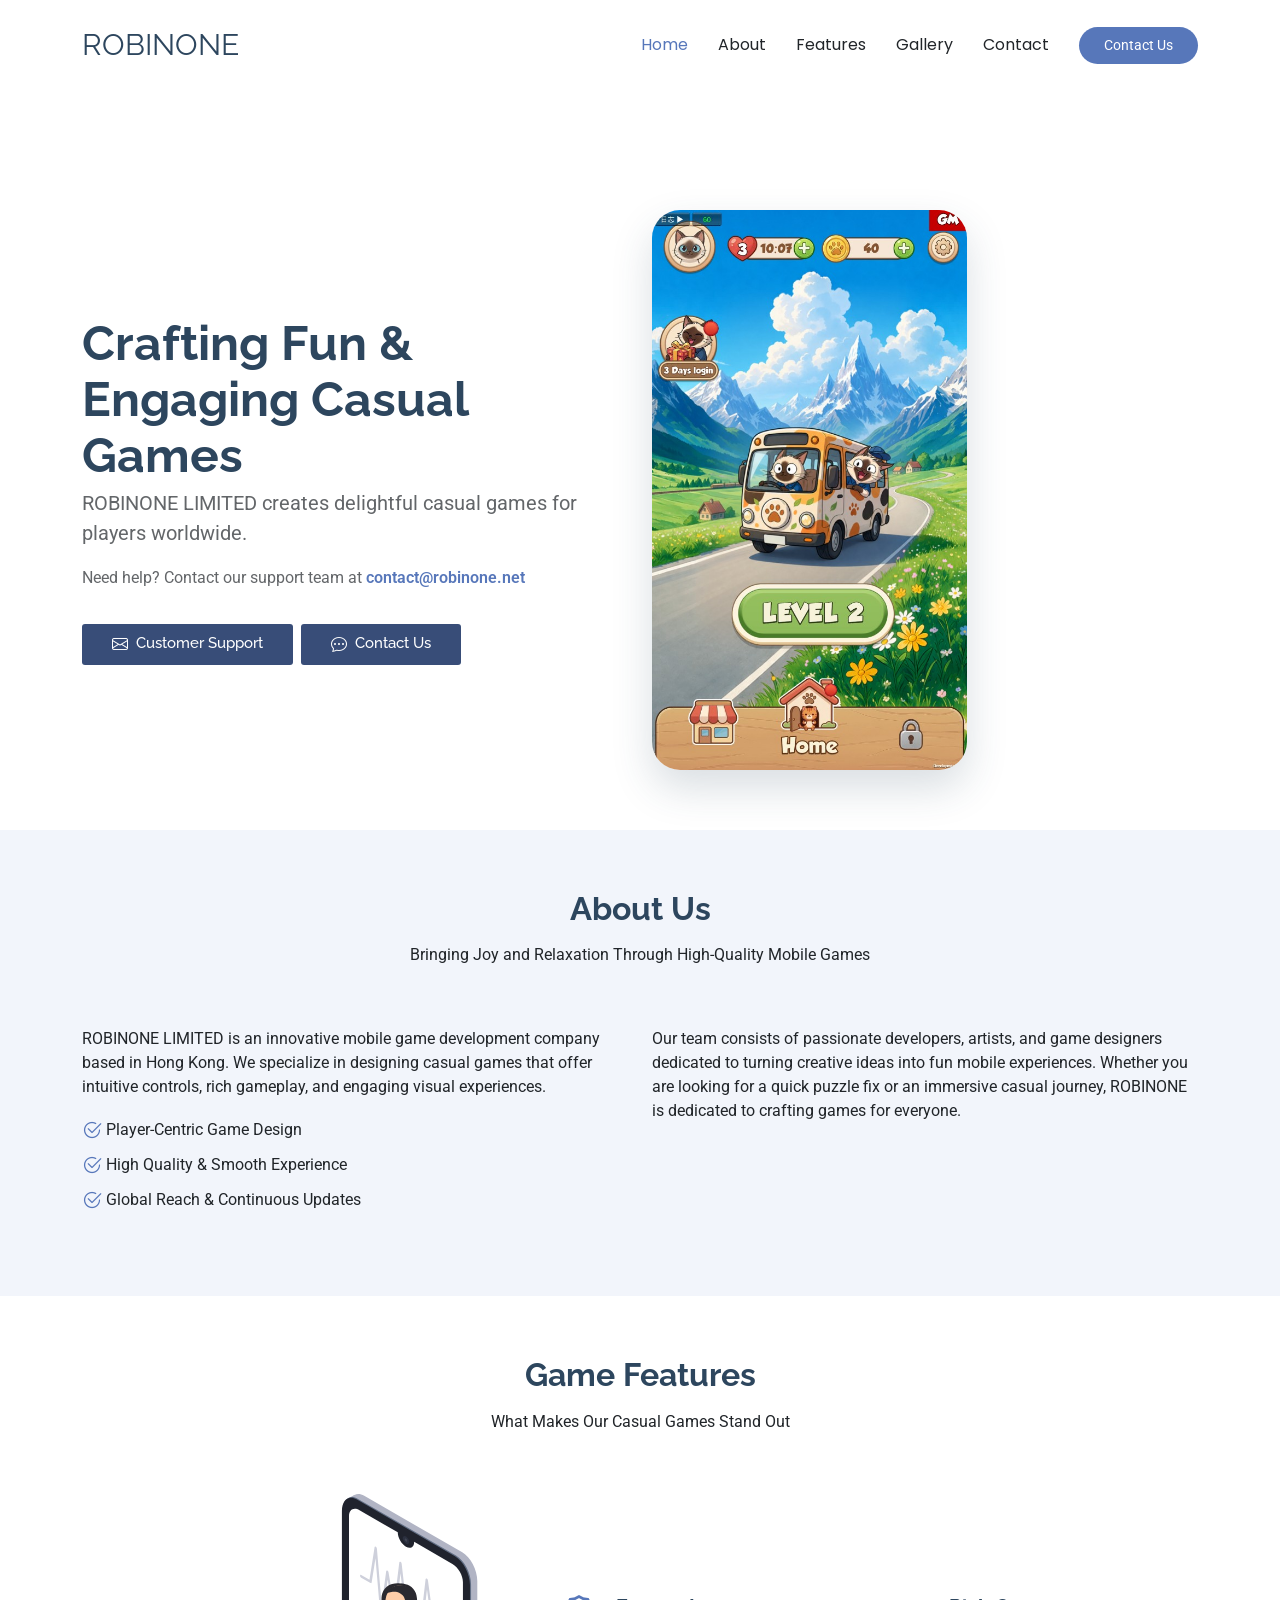
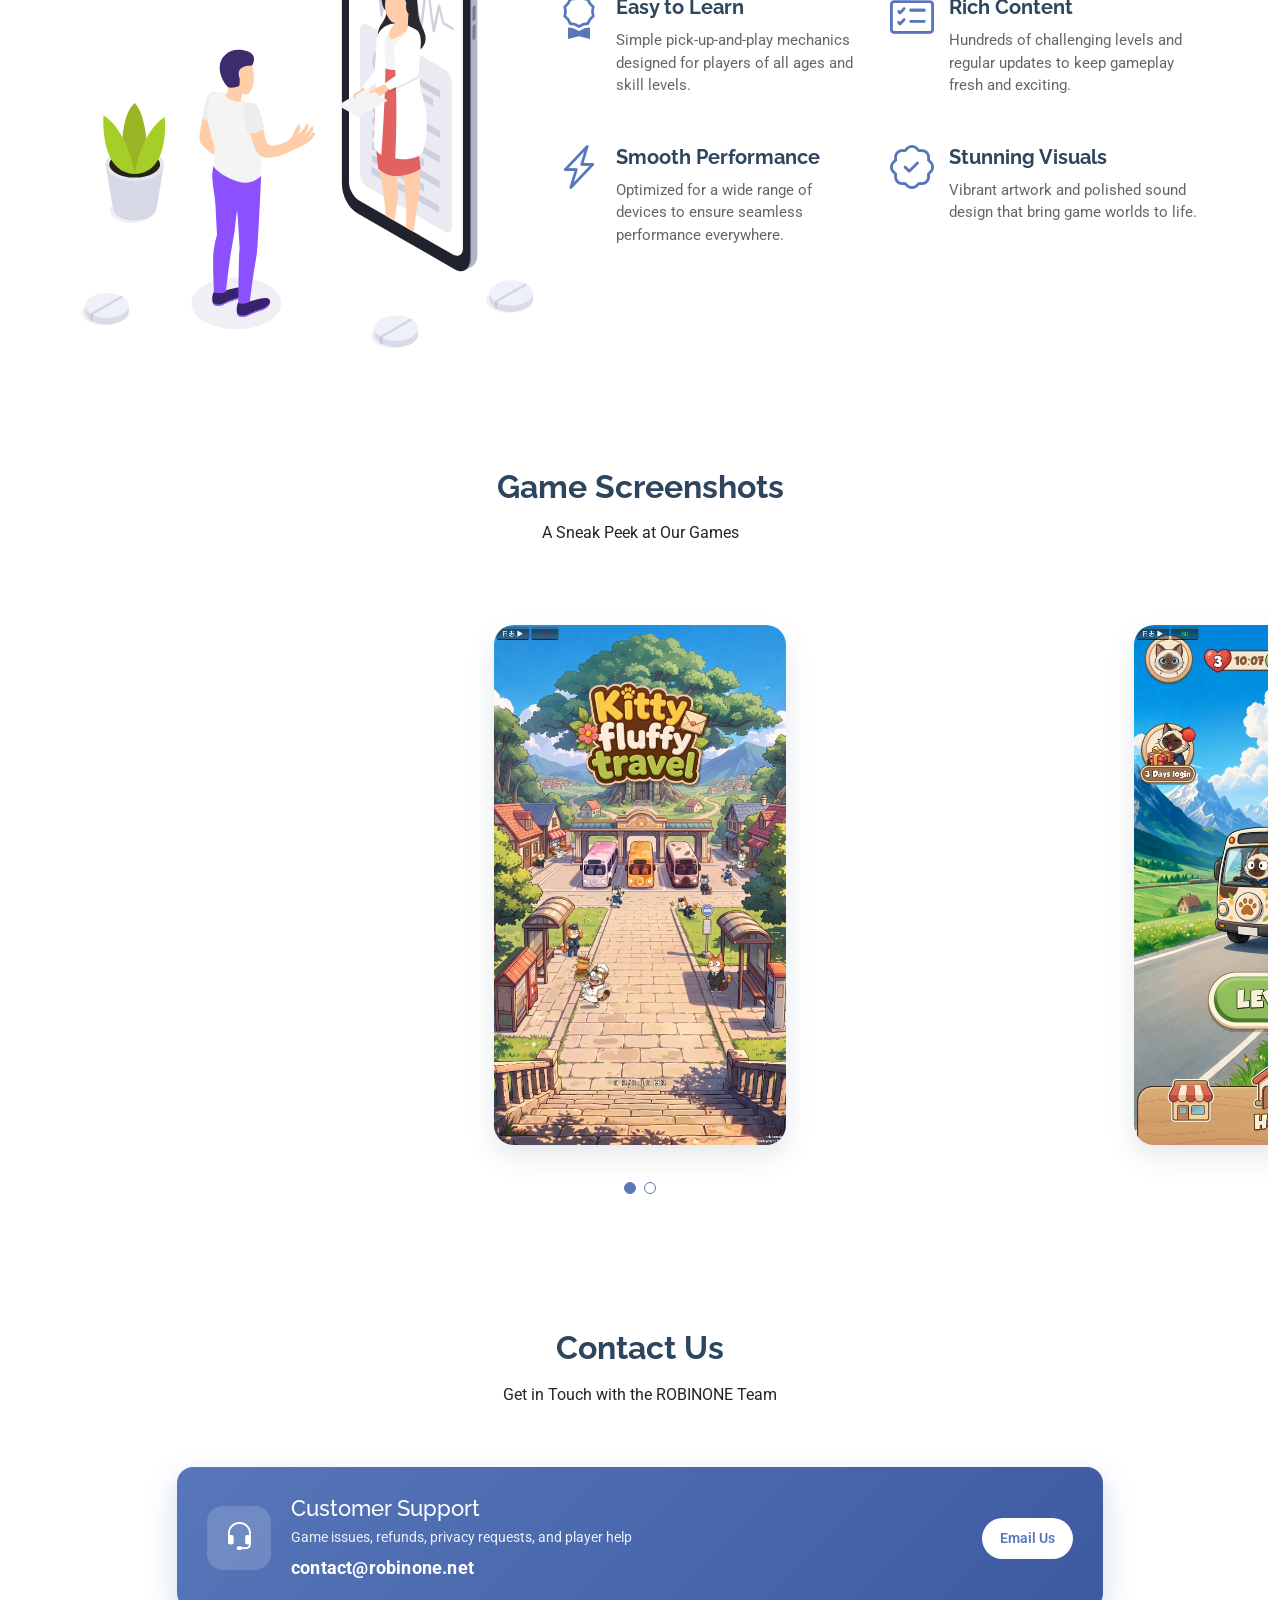
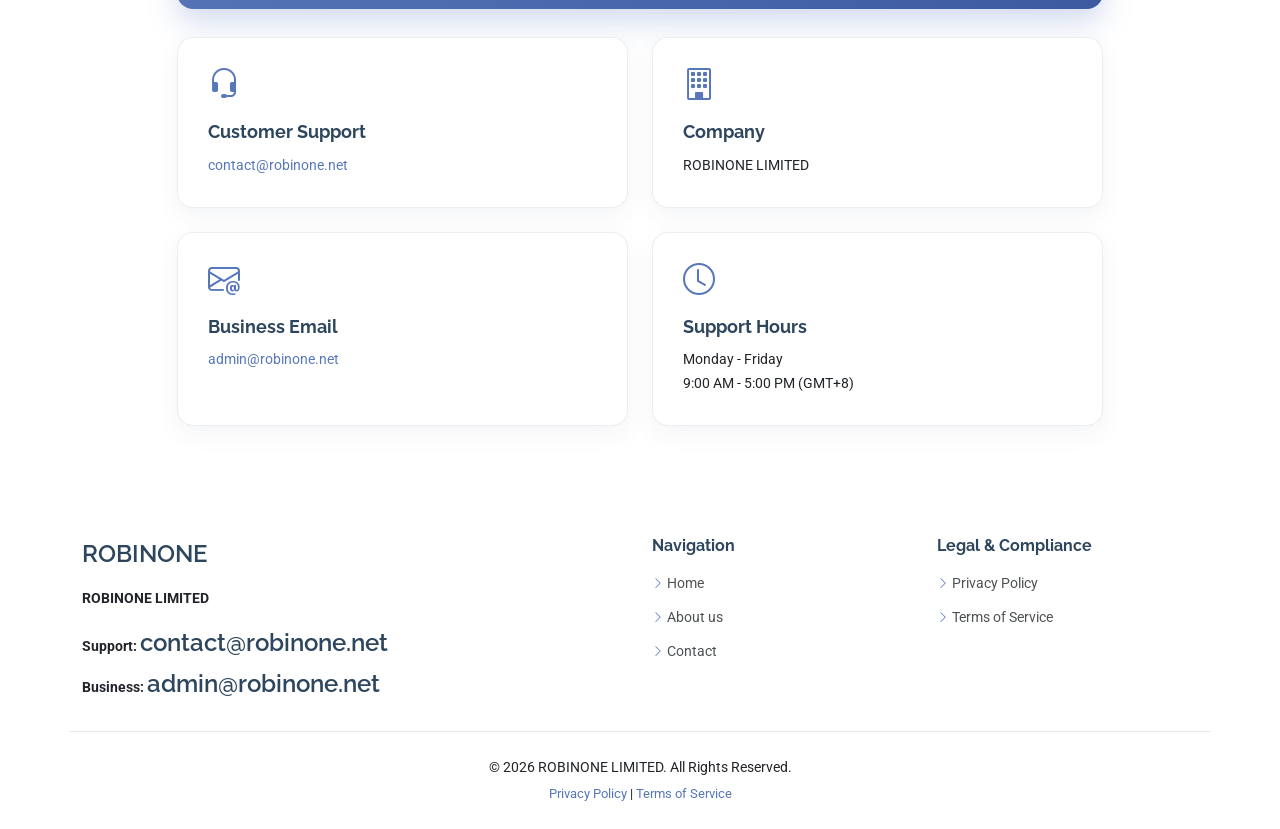
<file: index.html>
<!DOCTYPE html>
<html lang="en">

<head>
  <meta charset="utf-8">
  <meta content="width=device-width, initial-scale=1.0" name="viewport">
  <title>ROBINONE - Casual Games</title>
  <meta name="description" content="ROBINONE LIMITED - Crafting Fun & Engaging Casual Games">
  <meta name="keywords" content="ROBINONE, casual games, mobile games">

  <!-- Favicons -->
  <link href="assets/img/favicon.png" rel="icon">
  <link href="assets/img/apple-touch-icon.png" rel="apple-touch-icon">

  <!-- Fonts -->
  <link href="https://fonts.googleapis.com" rel="preconnect">
  <link href="https://fonts.gstatic.com" rel="preconnect" crossorigin>
  <link href="https://fonts.googleapis.com/css2?family=Roboto:ital,wght@0,100;0,300;0,400;0,500;0,700;0,900;1,100;1,300;1,400;1,500;1,700;1,900&family=Poppins:ital,wght@0,100;0,200;0,300;0,400;0,500;0,600;0,700;0,800;0,900;1,100;1,200;1,300;1,400;1,500;1,600;1,700;1,800;1,900&family=Raleway:ital,wght@0,100;0,200;0,300;0,400;0,500;0,600;0,700;0,800;0,900;1,100;1,200;1,300;1,400;1,500;1,600;1,700;1,800;1,900&display=swap" rel="stylesheet">

  <!-- Vendor CSS Files -->
  <link href="assets/vendor/bootstrap/css/bootstrap.min.css" rel="stylesheet">
  <link href="assets/vendor/bootstrap-icons/bootstrap-icons.css" rel="stylesheet">
  <link href="assets/vendor/aos/aos.css" rel="stylesheet">
  <link href="assets/vendor/swiper/swiper-bundle.min.css" rel="stylesheet">
  <link href="assets/vendor/glightbox/css/glightbox.min.css" rel="stylesheet">

  <!-- Main CSS File -->
  <link href="assets/css/main.css" rel="stylesheet">
</head>

<body class="index-page">

  <header id="header" class="header d-flex align-items-center sticky-top">
    <div class="container-fluid container-xl position-relative d-flex align-items-center">

      <a href="index.html" class="logo d-flex align-items-center me-auto">
        <h1 class="sitename">ROBINONE</h1>
      </a>

      <nav id="navmenu" class="navmenu">
        <ul>
          <li><a href="#hero" class="active">Home</a></li>
          <li><a href="#about">About</a></li>
          <li><a href="#features">Features</a></li>
          <li><a href="#gallery">Gallery</a></li>
          <li><a href="#contact">Contact</a></li>
        </ul>
        <i class="mobile-nav-toggle d-xl-none bi bi-list"></i>
      </nav>

      <a class="btn-getstarted" href="#contact">Contact Us</a>

    </div>
  </header>

  <main class="main">

    <!-- Hero Section -->
    <section id="hero" class="hero section">

      <div class="container">
        <div class="row gy-4">
          <div class="col-lg-6 order-lg-last hero-img" data-aos="zoom-out" data-aos-delay="100">
            <img src="assets/img/app-gallery/kitty-fluffy-2.png" class="img-fluid animated" alt="Kitty fluffy travel">
          </div>
          <div class="col-lg-6 d-flex flex-column justify-content-center text-center text-md-start" data-aos="fade-in">
            <h2>Crafting Fun &amp; Engaging Casual Games</h2>
            <p>ROBINONE LIMITED creates delightful casual games for players worldwide.</p>
            <p class="hero-support">Need help? Contact our support team at <a href="mailto:contact@robinone.net">contact@robinone.net</a></p>
            <div class="d-flex mt-4 justify-content-center justify-content-md-start flex-wrap gap-2">
              <a href="mailto:contact@robinone.net" class="download-btn"><i class="bi bi-envelope"></i> <span>Customer Support</span></a>
              <a href="#contact" class="download-btn"><i class="bi bi-chat-dots"></i> <span>Contact Us</span></a>
            </div>
          </div>
        </div>
      </div>

    </section><!-- /Hero Section -->

    <!-- About Section -->
    <section id="about" class="about section light-background">

      <div class="container section-title" data-aos="fade-up">
        <h2>About Us</h2>
        <p>Bringing Joy and Relaxation Through High-Quality Mobile Games</p>
      </div>

      <div class="container">

        <div class="row gy-4">

          <div class="col-lg-6 content" data-aos="fade-up" data-aos-delay="100">
            <p>
              ROBINONE LIMITED is an innovative mobile game development company based in Hong Kong. We specialize in designing casual games that offer intuitive controls, rich gameplay, and engaging visual experiences.
            </p>
            <ul>
              <li><i class="bi bi-check2-circle"></i> <span>Player-Centric Game Design</span></li>
              <li><i class="bi bi-check2-circle"></i> <span>High Quality & Smooth Experience</span></li>
              <li><i class="bi bi-check2-circle"></i> <span>Global Reach & Continuous Updates</span></li>
            </ul>
          </div>

          <div class="col-lg-6" data-aos="fade-up" data-aos-delay="200">
            <p>
              Our team consists of passionate developers, artists, and game designers dedicated to turning creative ideas into fun mobile experiences. Whether you are looking for a quick puzzle fix or an immersive casual journey, ROBINONE is dedicated to crafting games for everyone.
            </p>
          </div>

        </div>

      </div>

    </section><!-- /About Section -->

    <!-- Features Section -->
    <section id="features" class="features section">

      <div class="container section-title" data-aos="fade-up">
        <h2>Game Features</h2>
        <p>What Makes Our Casual Games Stand Out</p>
      </div>

      <div class="container">

        <div class="row gy-5">

          <div class="col-xl-5 d-flex align-items-center" data-aos="fade-up" data-aos-delay="100">
            <img src="assets/img/features.svg" class="img-fluid" alt="">
          </div>

          <div class="col-xl-7 d-flex" data-aos="fade-up" data-aos-delay="200">

            <div class="row align-self-center gy-5">

              <div class="col-md-6 icon-box">
                <i class="bi bi-award"></i>
                <div>
                  <h4>Easy to Learn</h4>
                  <p>Simple pick-up-and-play mechanics designed for players of all ages and skill levels.</p>
                </div>
              </div>

              <div class="col-md-6 icon-box">
                <i class="bi bi-card-checklist"></i>
                <div>
                  <h4>Rich Content</h4>
                  <p>Hundreds of challenging levels and regular updates to keep gameplay fresh and exciting.</p>
                </div>
              </div>

              <div class="col-md-6 icon-box">
                <i class="bi bi-lightning-charge"></i>
                <div>
                  <h4>Smooth Performance</h4>
                  <p>Optimized for a wide range of devices to ensure seamless performance everywhere.</p>
                </div>
              </div>

              <div class="col-md-6 icon-box">
                <i class="bi bi-patch-check"></i>
                <div>
                  <h4>Stunning Visuals</h4>
                  <p>Vibrant artwork and polished sound design that bring game worlds to life.</p>
                </div>
              </div>

            </div>

          </div>

        </div>

      </div>

    </section><!-- /Features Section -->

    <!-- Gallery Section -->
    <section id="gallery" class="gallery section">

      <div class="container section-title" data-aos="fade-up">
        <h2>Game Screenshots</h2>
        <p>A Sneak Peek at Our Games</p>
      </div>

      <div class="container-fluid" data-aos="fade-up" data-aos-delay="100">

        <div class="swiper init-swiper">
          <script type="application/json" class="swiper-config">
            {
              "loop": false,
              "speed": 600,
              "autoplay": {
                "delay": 5000
              },
              "slidesPerView": "auto",
              "centeredSlides": true,
              "pagination": {
                "el": ".swiper-pagination",
                "type": "bullets",
                "clickable": true
              },
              "breakpoints": {
                "320": {
                  "slidesPerView": 1,
                  "spaceBetween": 16
                },
                "768": {
                  "slidesPerView": 2,
                  "spaceBetween": 24
                }
              }
            }
          </script>
          <div class="swiper-wrapper align-items-center">
            <div class="swiper-slide"><a class="glightbox" data-gallery="images-gallery-full" href="assets/img/app-gallery/kitty-fluffy-1.png"><img src="assets/img/app-gallery/kitty-fluffy-1.png" class="img-fluid" alt="Kitty fluffy travel loading screen"></a></div>
            <div class="swiper-slide"><a class="glightbox" data-gallery="images-gallery-full" href="assets/img/app-gallery/kitty-fluffy-2.png"><img src="assets/img/app-gallery/kitty-fluffy-2.png" class="img-fluid" alt="Kitty fluffy travel home screen"></a></div>
          </div>
          <div class="swiper-pagination"></div>
        </div>

      </div>

    </section><!-- /Gallery Section -->

    <!-- Contact Section -->
    <section id="contact" class="contact section">

      <div class="container section-title" data-aos="fade-up">
        <h2>Contact Us</h2>
        <p>Get in Touch with the ROBINONE Team</p>
      </div>

      <div class="container" data-aos="fade-up" data-aos-delay="100">

        <div class="row gy-4 justify-content-center">

          <div class="col-lg-10">

            <a class="support-banner" href="mailto:contact@robinone.net">
              <div class="support-banner-icon"><i class="bi bi-headset"></i></div>
              <div class="support-banner-text">
                <h3>Customer Support</h3>
                <p>Game issues, refunds, privacy requests, and player help</p>
                <strong>contact@robinone.net</strong>
              </div>
              <span class="support-banner-cta">Email Us</span>
            </a>

            <div class="row gy-4">
              <div class="col-md-6">
                <div class="info-item">
                  <i class="bi bi-headset"></i>
                  <h3>Customer Support</h3>
                  <p><a href="mailto:contact@robinone.net">contact@robinone.net</a></p>
                </div>
              </div>

              <div class="col-md-6">
                <div class="info-item">
                  <i class="bi bi-building"></i>
                  <h3>Company</h3>
                  <p>ROBINONE LIMITED</p>
                </div>
              </div>

              <div class="col-md-6">
                <div class="info-item">
                  <i class="bi bi-envelope-at"></i>
                  <h3>Business Email</h3>
                  <p><a href="mailto:admin@robinone.net">admin@robinone.net</a></p>
                </div>
              </div>

              <div class="col-md-6">
                <div class="info-item">
                  <i class="bi bi-clock"></i>
                  <h3>Support Hours</h3>
                  <p>Monday - Friday</p>
                  <p>9:00 AM - 5:00 PM (GMT+8)</p>
                </div>
              </div>

            </div>

          </div>

        </div>

      </div>

    </section><!-- /Contact Section -->

  </main>

  <footer id="footer" class="footer">

    <div class="container footer-top">
      <div class="row gy-4">
        <div class="col-lg-6 col-md-6 footer-about">
          <a href="index.html" class="d-flex align-items-center">
            <span class="sitename">ROBINONE</span>
          </a>
          <div class="footer-contact pt-3">
            <p><strong>ROBINONE LIMITED</strong></p>
            <p class="mt-3"><strong>Support:</strong> <a href="mailto:contact@robinone.net">contact@robinone.net</a></p>
            <p><strong>Business:</strong> <a href="mailto:admin@robinone.net">admin@robinone.net</a></p>
          </div>
        </div>

        <div class="col-lg-3 col-md-3 footer-links">
          <h4>Navigation</h4>
          <ul>
            <li><i class="bi bi-chevron-right"></i> <a href="#hero">Home</a></li>
            <li><i class="bi bi-chevron-right"></i> <a href="#about">About us</a></li>
            <li><i class="bi bi-chevron-right"></i> <a href="#contact">Contact</a></li>
          </ul>
        </div>

        <div class="col-lg-3 col-md-3 footer-links">
          <h4>Legal &amp; Compliance</h4>
          <ul>
            <li><i class="bi bi-chevron-right"></i> <a href="privacy.html">Privacy Policy</a></li>
            <li><i class="bi bi-chevron-right"></i> <a href="terms.html">Terms of Service</a></li>
          </ul>
        </div>

      </div>
    </div>

    <div class="container copyright text-center mt-4">
      <p>© 2026 ROBINONE LIMITED. All Rights Reserved.</p>
      <div class="credits">
        <a href="privacy.html">Privacy Policy</a> | <a href="terms.html">Terms of Service</a>
      </div>
    </div>

  </footer>

  <!-- Scroll Top -->
  <a href="#" id="scroll-top" class="scroll-top d-flex align-items-center justify-content-center"><i class="bi bi-arrow-up-short"></i></a>

  <!-- Preloader -->
  <div id="preloader"></div>

  <!-- Vendor JS Files -->
  <script src="assets/vendor/bootstrap/js/bootstrap.bundle.min.js"></script>
  <script src="assets/vendor/aos/aos.js"></script>
  <script src="assets/vendor/swiper/swiper-bundle.min.js"></script>
  <script src="assets/vendor/glightbox/js/glightbox.min.js"></script>

  <!-- Main JS File -->
  <script src="assets/js/main.js"></script>

</body>

</html>
</file>
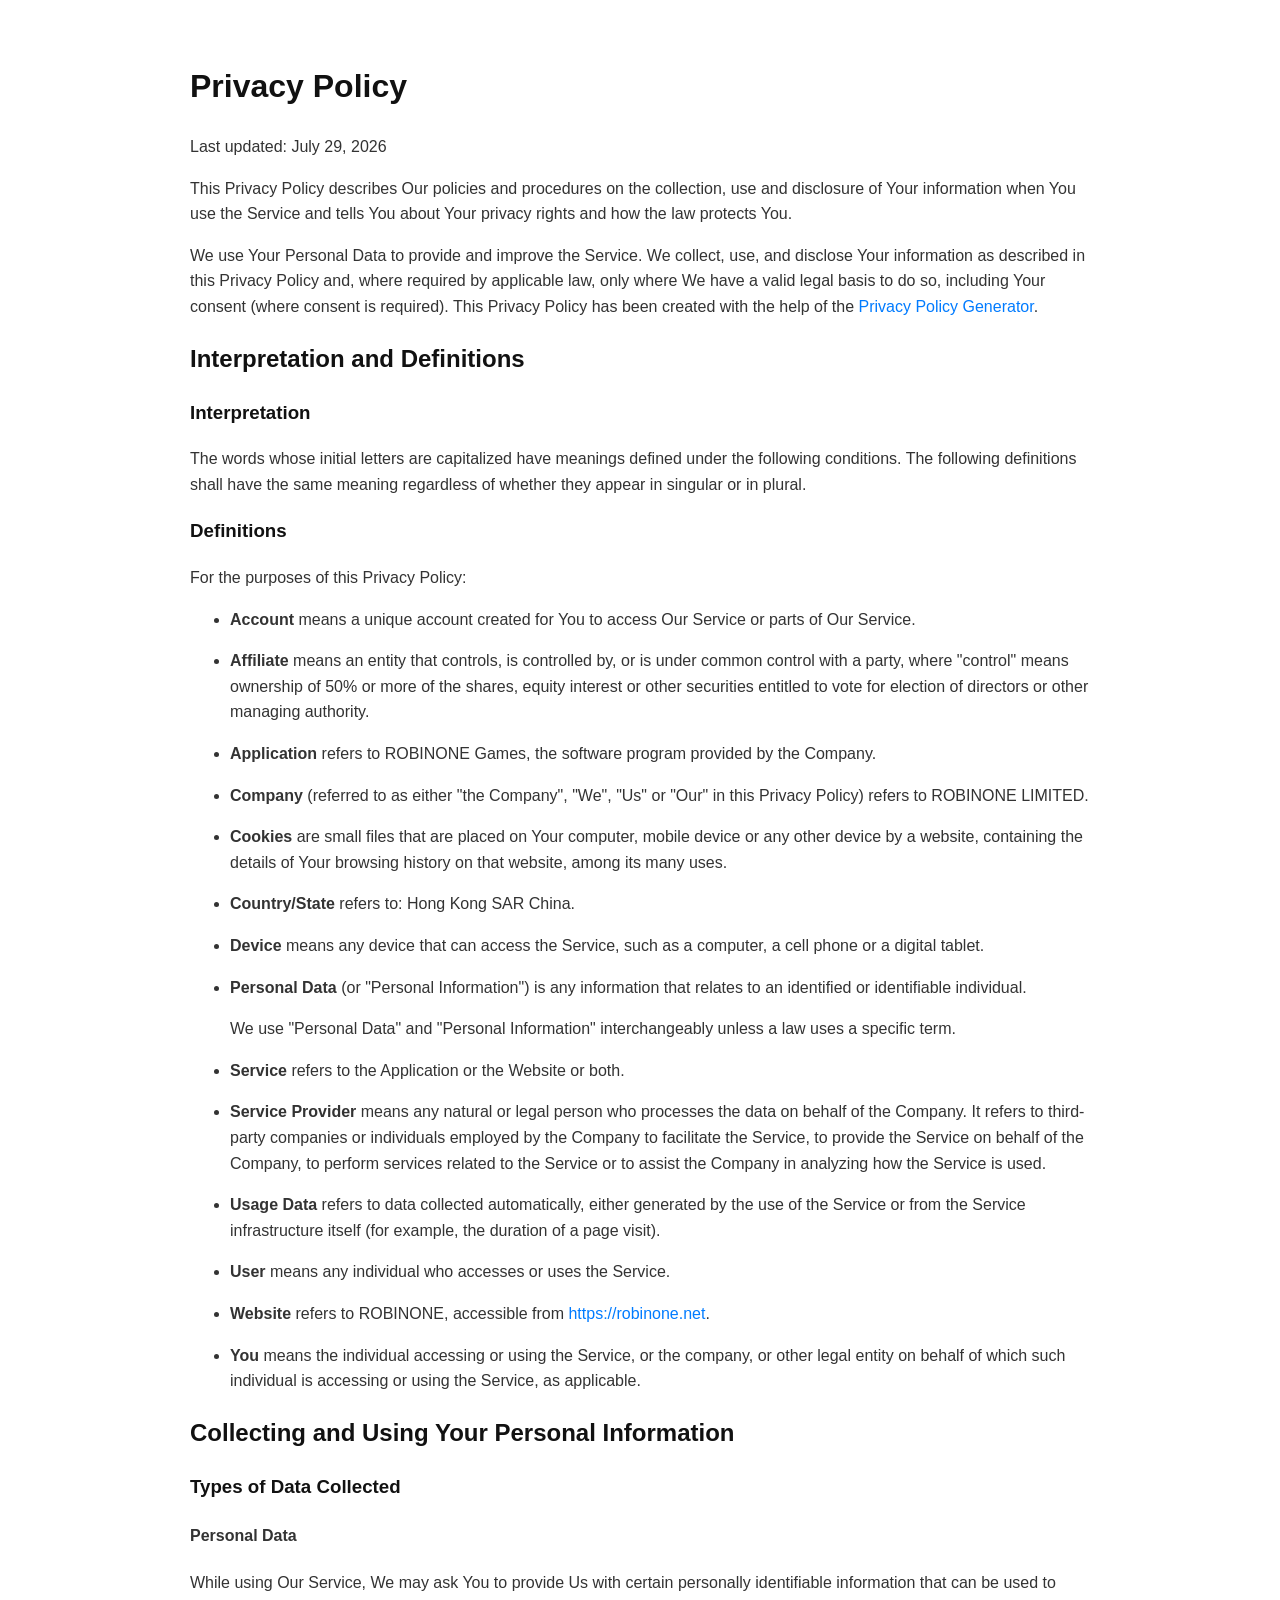
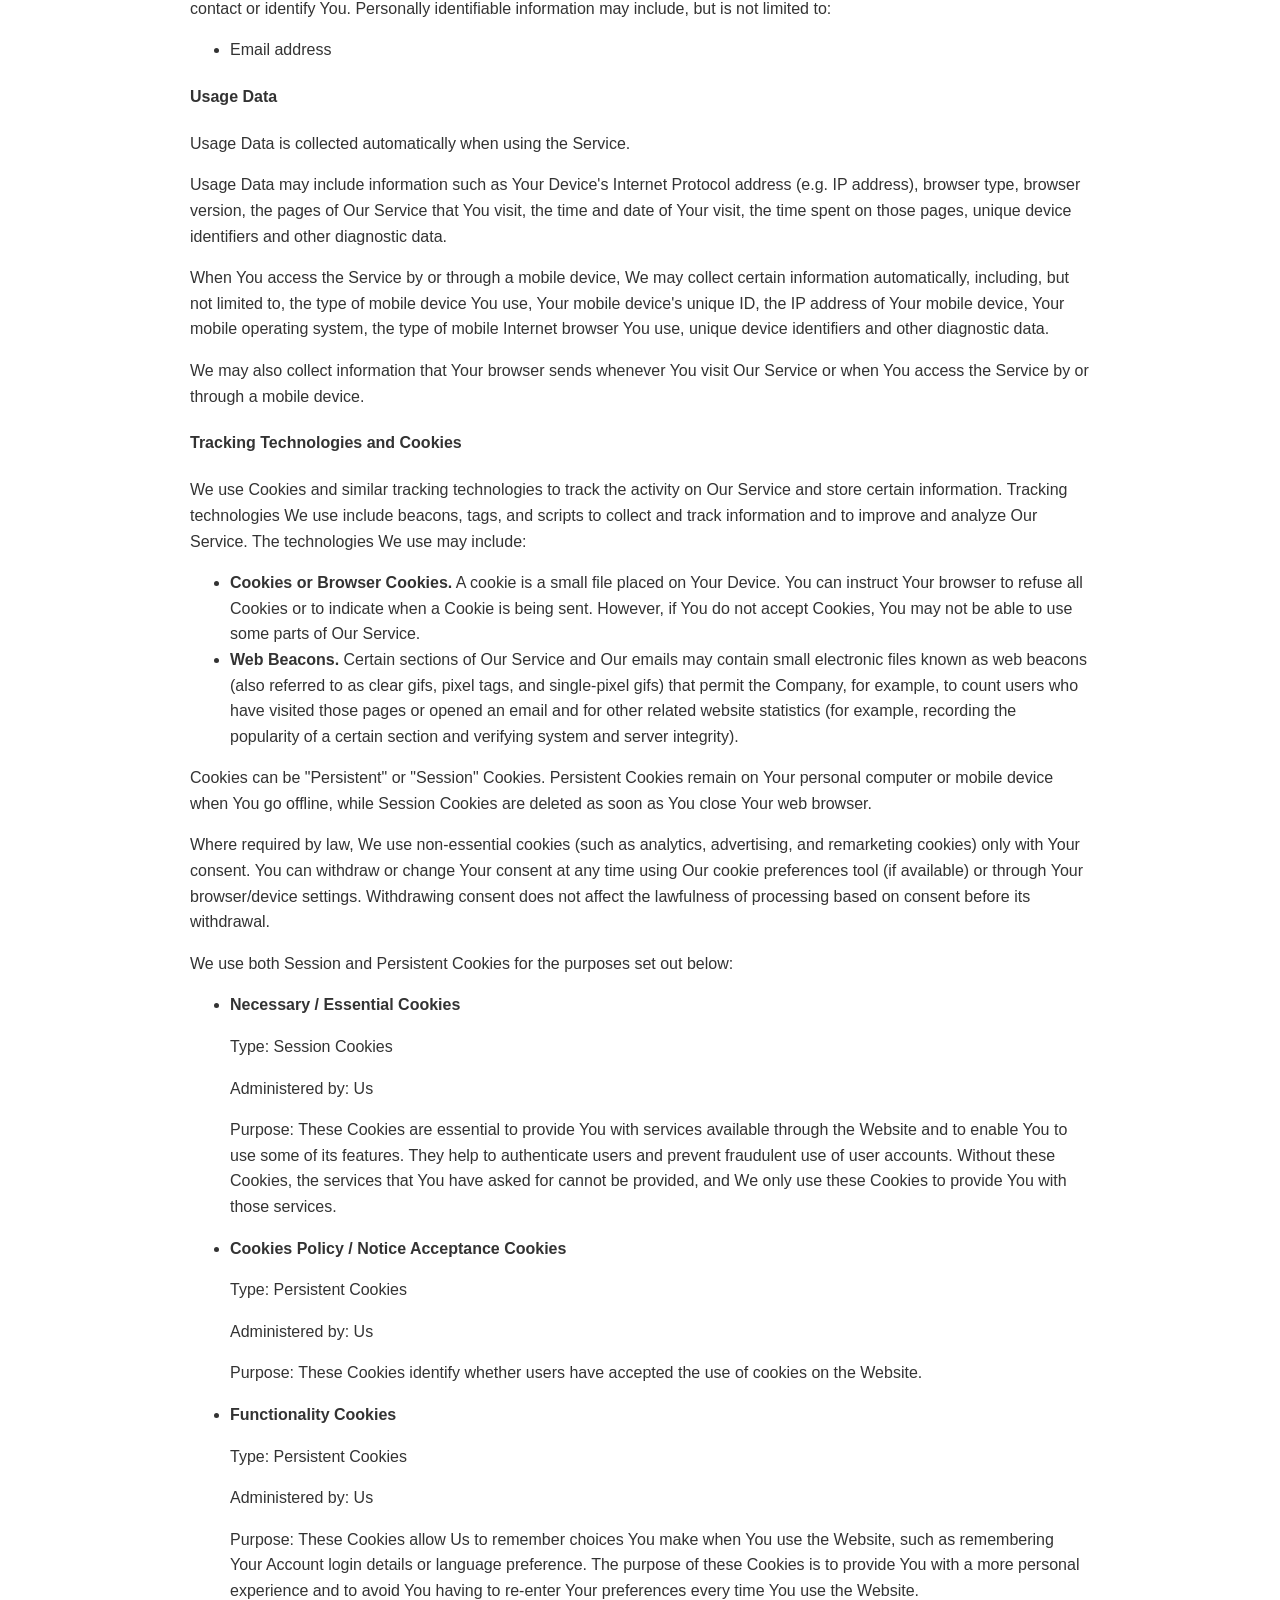
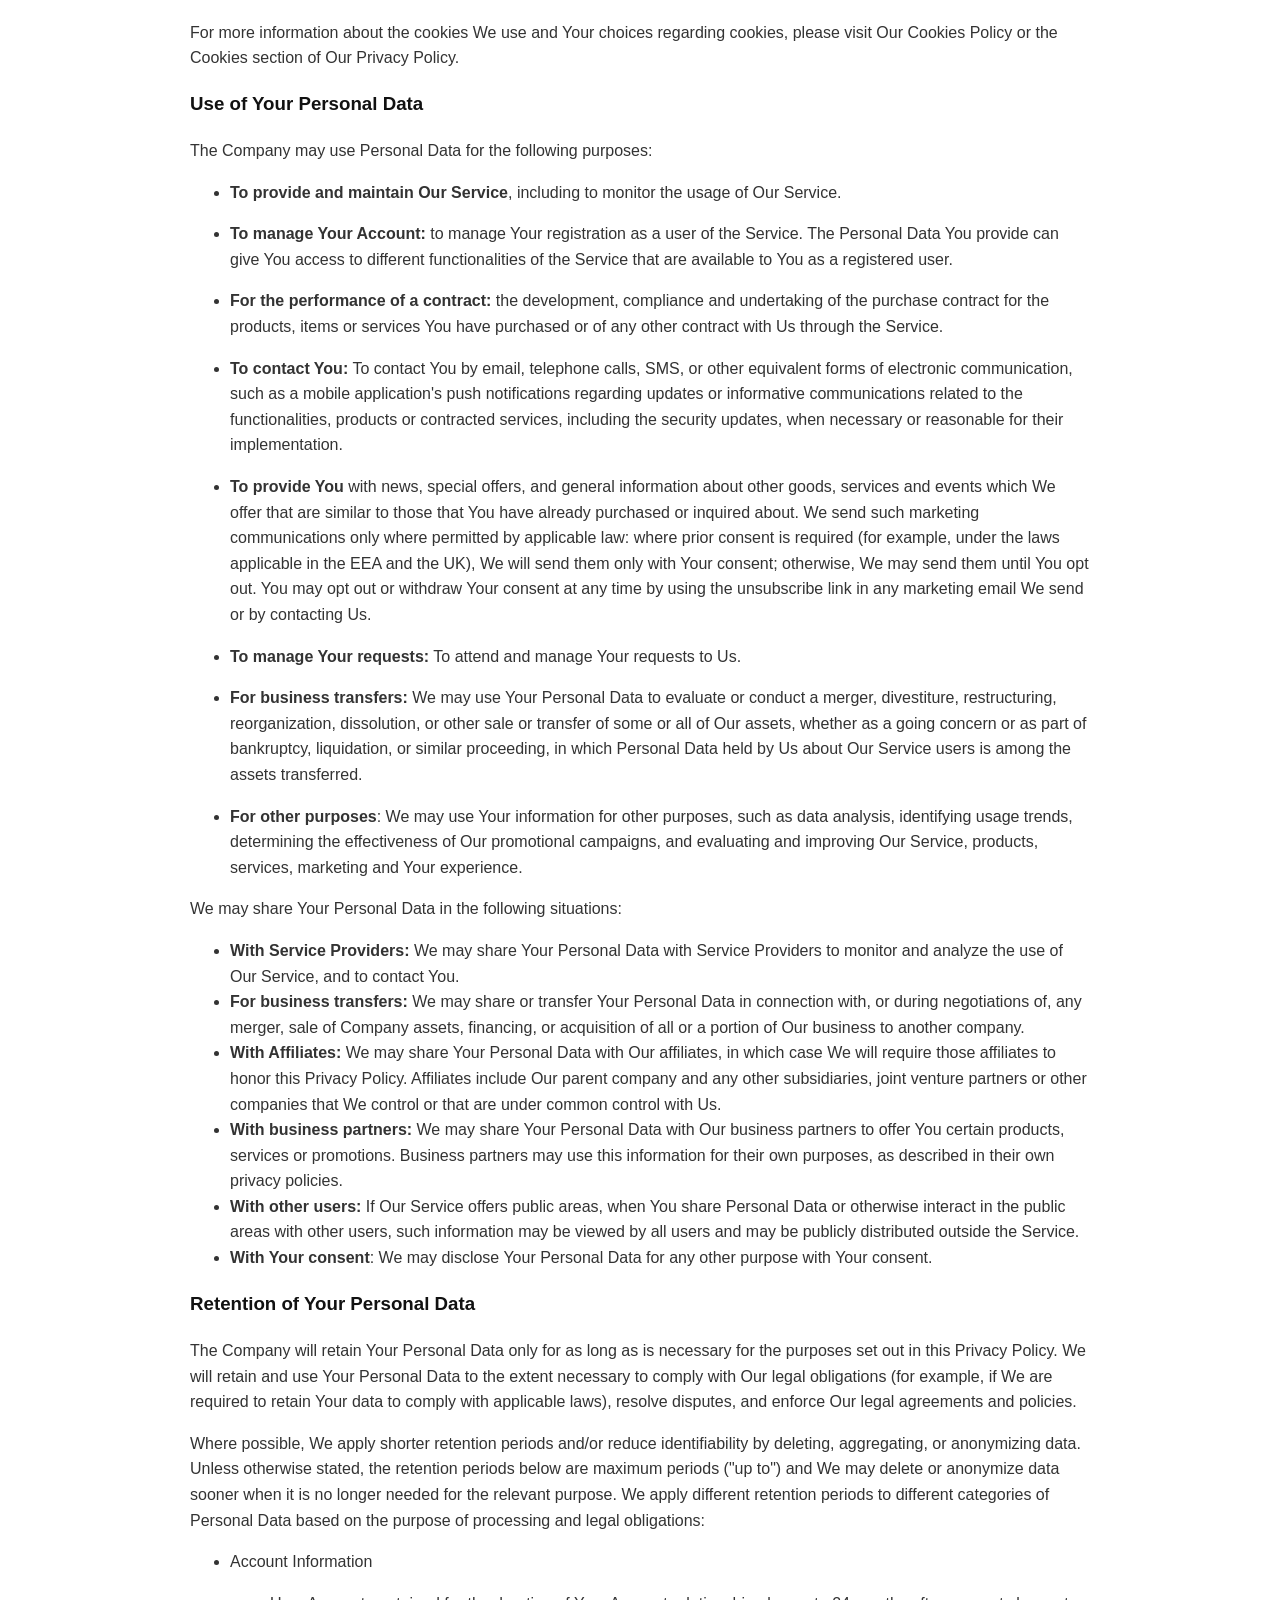
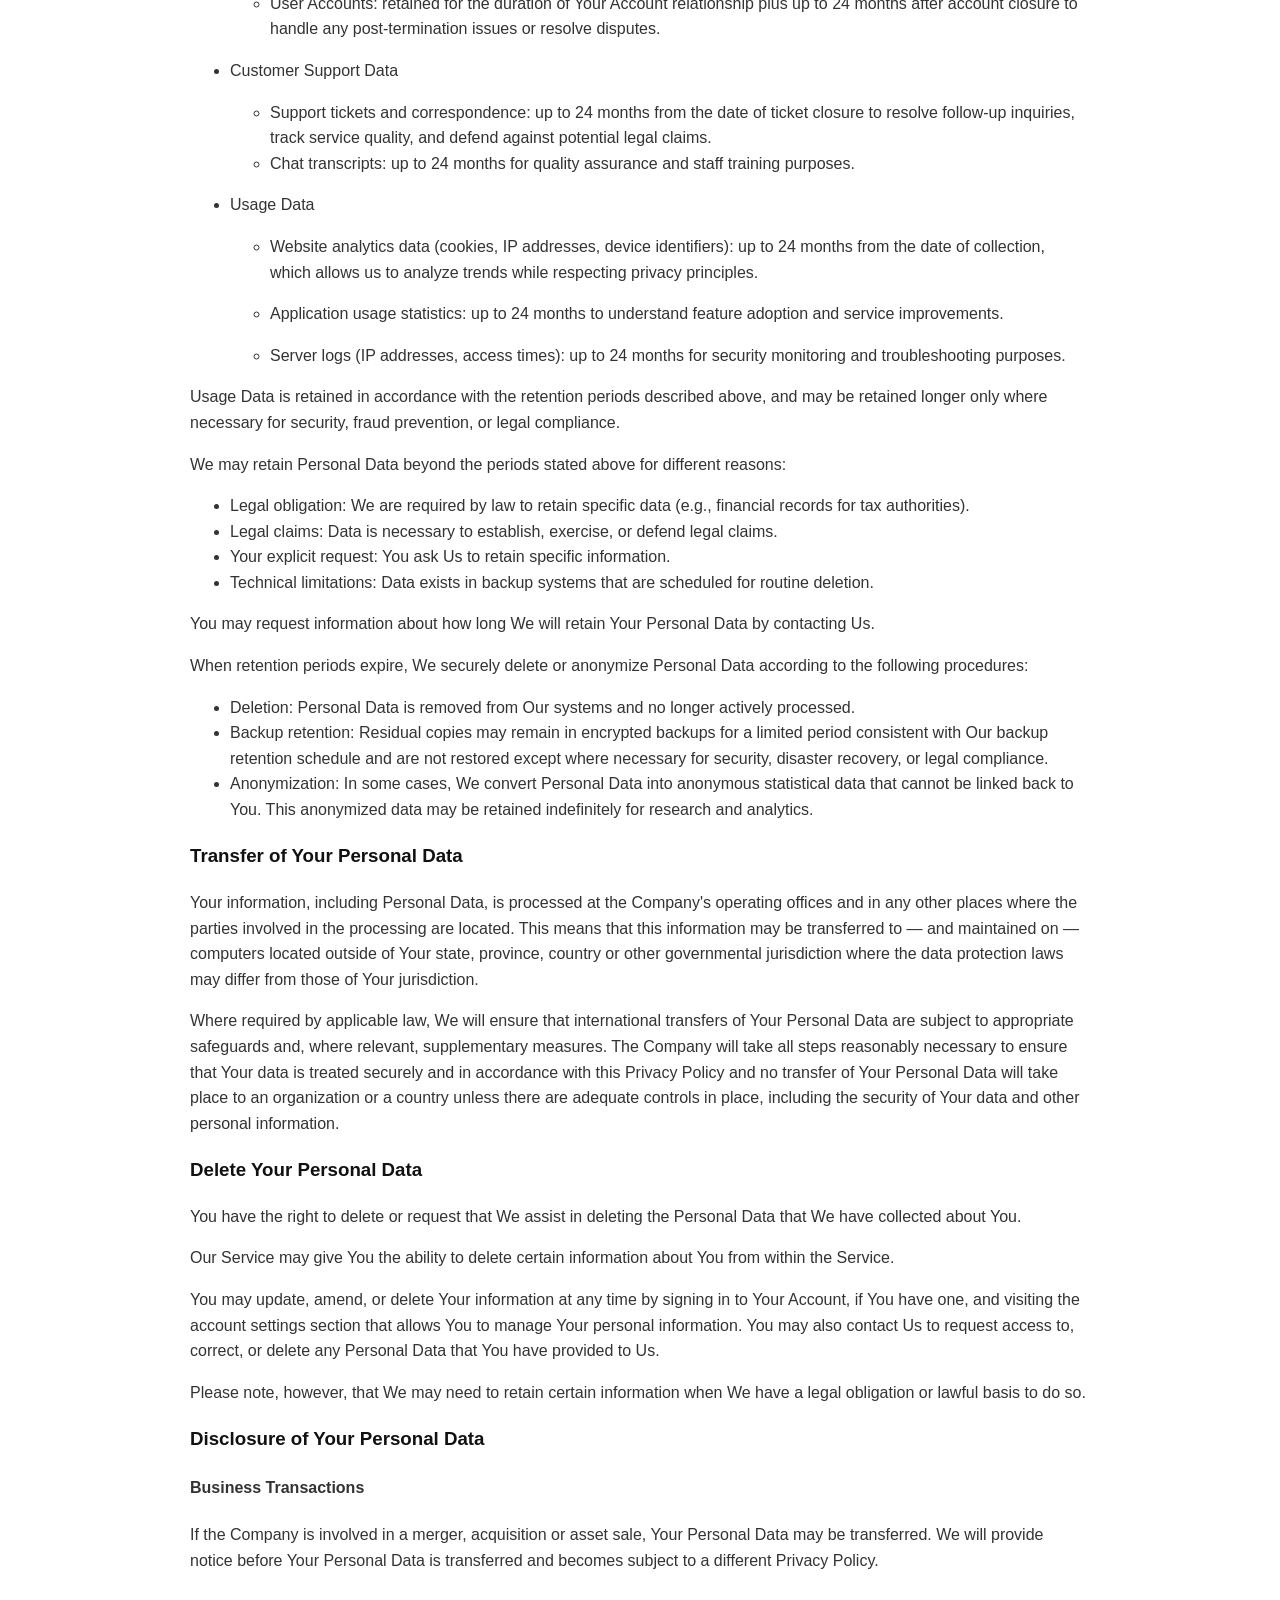
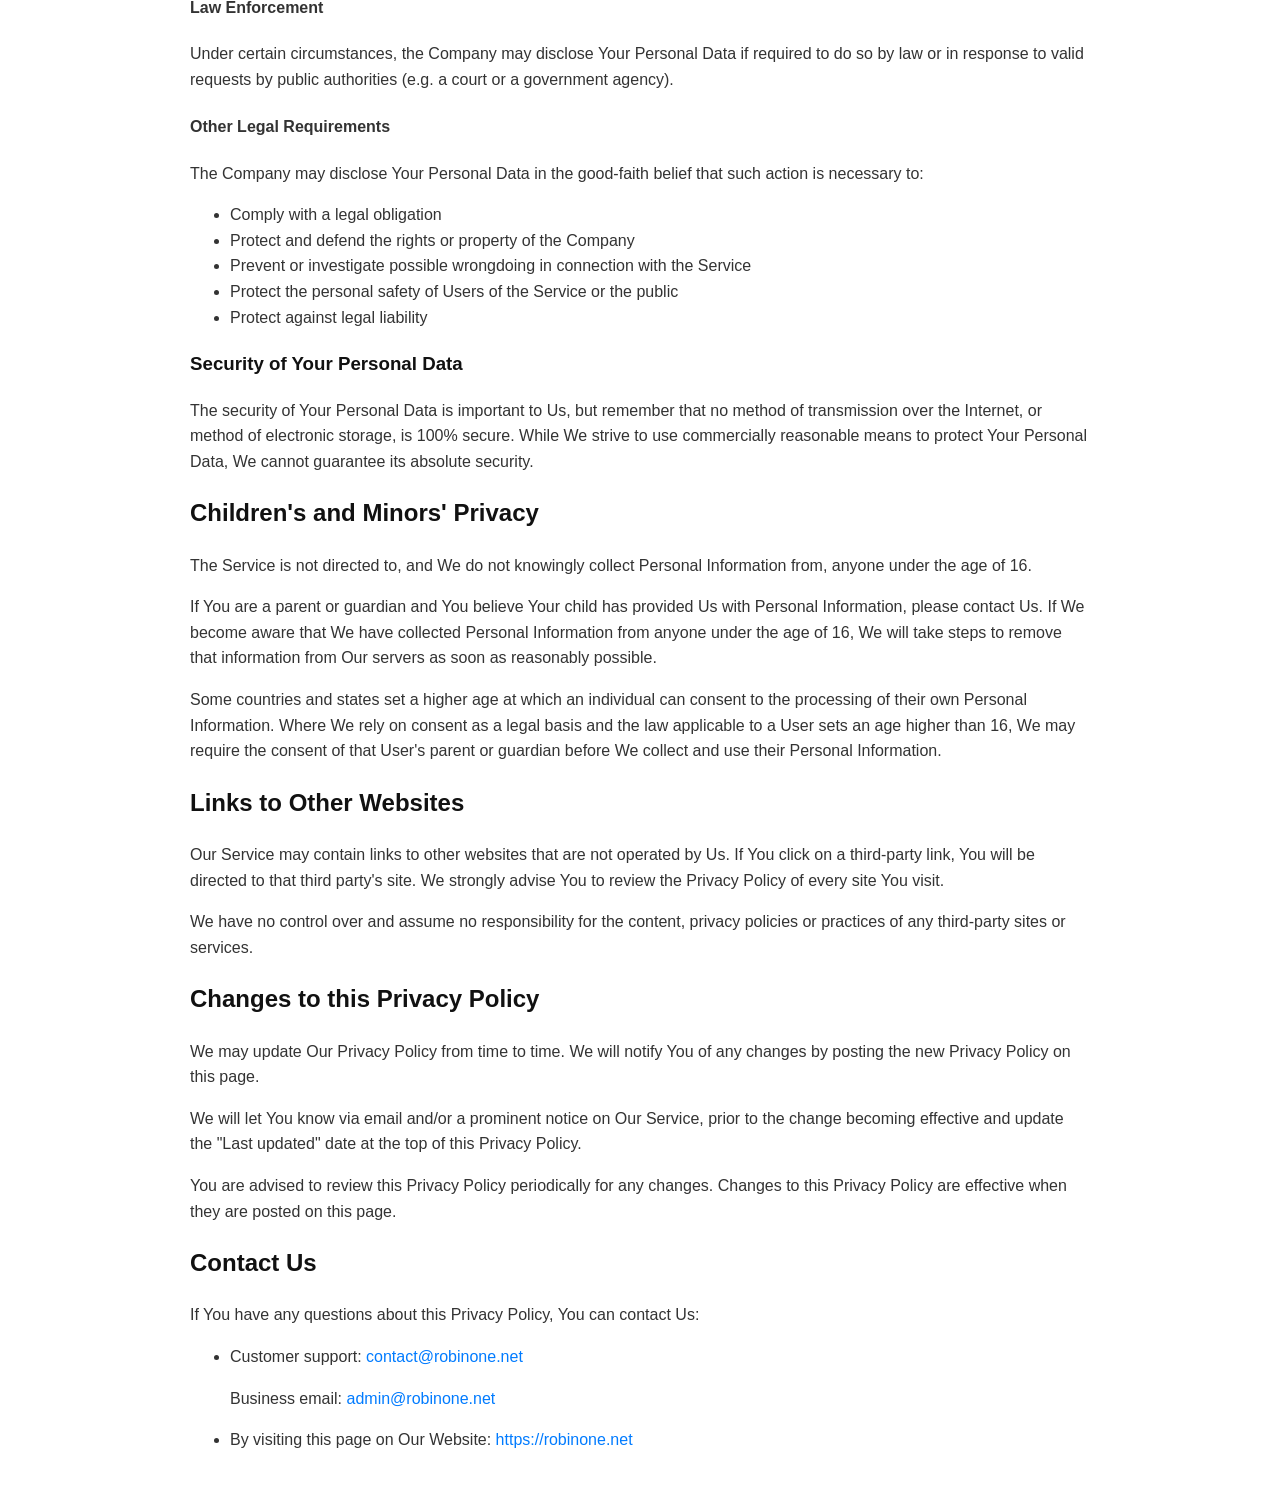
<file: privacy.html>
<!DOCTYPE html>
<html lang="en">
<head>
  <meta charset="UTF-8">
  <meta name="viewport" content="width=device-width, initial-scale=1.0">
  <title>Privacy Policy - ROBINONE LIMITED</title>
  <style>
    body {
      font-family: Arial, sans-serif;
      line-height: 1.6;
      padding: 40px 20px;
      max-width: 900px;
      margin: 0 auto;
      color: #333;
    }
    h1, h2, h3 { color: #111; }
    a { color: #007bff; text-decoration: none; }
  </style>
</head>
<body>

<h1>Privacy Policy</h1>
<p>Last updated: July 29, 2026</p>
<p>This Privacy Policy describes Our policies and procedures on the collection, use and disclosure of Your information when You use the Service and tells You about Your privacy rights and how the law protects You.</p>
<p>We use Your Personal Data to provide and improve the Service. We collect, use, and disclose Your information as described in this Privacy Policy and, where required by applicable law, only where We have a valid legal basis to do so, including Your consent (where consent is required). This Privacy Policy has been created with the help of the <a href="https://www.termsfeed.com/privacy-policy-generator/" target="_blank">Privacy Policy Generator</a>.</p>
<h2>Interpretation and Definitions</h2>
<h3>Interpretation</h3>
<p>The words whose initial letters are capitalized have meanings defined under the following conditions. The following definitions shall have the same meaning regardless of whether they appear in singular or in plural.</p>
<h3>Definitions</h3>
<p>For the purposes of this Privacy Policy:</p>
<ul>
<li>
<p><strong>Account</strong> means a unique account created for You to access Our Service or parts of Our Service.</p>
</li>
<li>
<p><strong>Affiliate</strong> means an entity that controls, is controlled by, or is under common control with a party, where &quot;control&quot; means ownership of 50% or more of the shares, equity interest or other securities entitled to vote for election of directors or other managing authority.</p>
</li>
<li>
<p><strong>Application</strong> refers to ROBINONE Games, the software program provided by the Company.</p>
</li>
<li>
<p><strong>Company</strong> (referred to as either &quot;the Company&quot;, &quot;We&quot;, &quot;Us&quot; or &quot;Our&quot; in this Privacy Policy) refers to ROBINONE LIMITED.</p>
</li>
<li>
<p><strong>Cookies</strong> are small files that are placed on Your computer, mobile device or any other device by a website, containing the details of Your browsing history on that website, among its many uses.</p>
</li>
<li>
<p><strong>Country/State</strong> refers to: Hong Kong SAR China.</p>
</li>
<li>
<p><strong>Device</strong> means any device that can access the Service, such as a computer, a cell phone or a digital tablet.</p>
</li>
<li>
<p><strong>Personal Data</strong> (or &quot;Personal Information&quot;) is any information that relates to an identified or identifiable individual.</p>
<p>We use &quot;Personal Data&quot; and &quot;Personal Information&quot; interchangeably unless a law uses a specific term.</p>
</li>
<li>
<p><strong>Service</strong> refers to the Application or the Website or both.</p>
</li>
<li>
<p><strong>Service Provider</strong> means any natural or legal person who processes the data on behalf of the Company. It refers to third-party companies or individuals employed by the Company to facilitate the Service, to provide the Service on behalf of the Company, to perform services related to the Service or to assist the Company in analyzing how the Service is used.</p>
</li>
<li>
<p><strong>Usage Data</strong> refers to data collected automatically, either generated by the use of the Service or from the Service infrastructure itself (for example, the duration of a page visit).</p>
</li>
<li>
<p><strong>User</strong> means any individual who accesses or uses the Service.</p>
</li>
<li>
<p><strong>Website</strong> refers to ROBINONE, accessible from <a href="https://robinone.net" rel="external nofollow noopener" target="_blank">https://robinone.net</a>.</p>
</li>
<li>
<p><strong>You</strong> means the individual accessing or using the Service, or the company, or other legal entity on behalf of which such individual is accessing or using the Service, as applicable.</p>
</li>
</ul>
<h2>Collecting and Using Your Personal Information</h2>
<h3>Types of Data Collected</h3>
<h4>Personal Data</h4>
<p>While using Our Service, We may ask You to provide Us with certain personally identifiable information that can be used to contact or identify You. Personally identifiable information may include, but is not limited to:</p>
<ul>
<li>Email address</li>
</ul>
<h4>Usage Data</h4>
<p>Usage Data is collected automatically when using the Service.</p>
<p>Usage Data may include information such as Your Device's Internet Protocol address (e.g. IP address), browser type, browser version, the pages of Our Service that You visit, the time and date of Your visit, the time spent on those pages, unique device identifiers and other diagnostic data.</p>
<p>When You access the Service by or through a mobile device, We may collect certain information automatically, including, but not limited to, the type of mobile device You use, Your mobile device's unique ID, the IP address of Your mobile device, Your mobile operating system, the type of mobile Internet browser You use, unique device identifiers and other diagnostic data.</p>
<p>We may also collect information that Your browser sends whenever You visit Our Service or when You access the Service by or through a mobile device.</p>
<h4>Tracking Technologies and Cookies</h4>
<p>We use Cookies and similar tracking technologies to track the activity on Our Service and store certain information. Tracking technologies We use include beacons, tags, and scripts to collect and track information and to improve and analyze Our Service. The technologies We use may include:</p>
<ul>
<li><strong>Cookies or Browser Cookies.</strong> A cookie is a small file placed on Your Device. You can instruct Your browser to refuse all Cookies or to indicate when a Cookie is being sent. However, if You do not accept Cookies, You may not be able to use some parts of Our Service.</li>
<li><strong>Web Beacons.</strong> Certain sections of Our Service and Our emails may contain small electronic files known as web beacons (also referred to as clear gifs, pixel tags, and single-pixel gifs) that permit the Company, for example, to count users who have visited those pages or opened an email and for other related website statistics (for example, recording the popularity of a certain section and verifying system and server integrity).</li>
</ul>
<p>Cookies can be &quot;Persistent&quot; or &quot;Session&quot; Cookies. Persistent Cookies remain on Your personal computer or mobile device when You go offline, while Session Cookies are deleted as soon as You close Your web browser.</p>
<p>Where required by law, We use non-essential cookies (such as analytics, advertising, and remarketing cookies) only with Your consent. You can withdraw or change Your consent at any time using Our cookie preferences tool (if available) or through Your browser/device settings. Withdrawing consent does not affect the lawfulness of processing based on consent before its withdrawal.</p>
<p>We use both Session and Persistent Cookies for the purposes set out below:</p>
<ul>
<li>
<p><strong>Necessary / Essential Cookies</strong></p>
<p>Type: Session Cookies</p>
<p>Administered by: Us</p>
<p>Purpose: These Cookies are essential to provide You with services available through the Website and to enable You to use some of its features. They help to authenticate users and prevent fraudulent use of user accounts. Without these Cookies, the services that You have asked for cannot be provided, and We only use these Cookies to provide You with those services.</p>
</li>
<li>
<p><strong>Cookies Policy / Notice Acceptance Cookies</strong></p>
<p>Type: Persistent Cookies</p>
<p>Administered by: Us</p>
<p>Purpose: These Cookies identify whether users have accepted the use of cookies on the Website.</p>
</li>
<li>
<p><strong>Functionality Cookies</strong></p>
<p>Type: Persistent Cookies</p>
<p>Administered by: Us</p>
<p>Purpose: These Cookies allow Us to remember choices You make when You use the Website, such as remembering Your Account login details or language preference. The purpose of these Cookies is to provide You with a more personal experience and to avoid You having to re-enter Your preferences every time You use the Website.</p>
</li>
</ul>
<p>For more information about the cookies We use and Your choices regarding cookies, please visit Our Cookies Policy or the Cookies section of Our Privacy Policy.</p>
<h3>Use of Your Personal Data</h3>
<p>The Company may use Personal Data for the following purposes:</p>
<ul>
<li>
<p><strong>To provide and maintain Our Service</strong>, including to monitor the usage of Our Service.</p>
</li>
<li>
<p><strong>To manage Your Account:</strong> to manage Your registration as a user of the Service. The Personal Data You provide can give You access to different functionalities of the Service that are available to You as a registered user.</p>
</li>
<li>
<p><strong>For the performance of a contract:</strong> the development, compliance and undertaking of the purchase contract for the products, items or services You have purchased or of any other contract with Us through the Service.</p>
</li>
<li>
<p><strong>To contact You:</strong> To contact You by email, telephone calls, SMS, or other equivalent forms of electronic communication, such as a mobile application's push notifications regarding updates or informative communications related to the functionalities, products or contracted services, including the security updates, when necessary or reasonable for their implementation.</p>
</li>
<li>
<p><strong>To provide You</strong> with news, special offers, and general information about other goods, services and events which We offer that are similar to those that You have already purchased or inquired about. We send such marketing communications only where permitted by applicable law: where prior consent is required (for example, under the laws applicable in the EEA and the UK), We will send them only with Your consent; otherwise, We may send them until You opt out. You may opt out or withdraw Your consent at any time by using the unsubscribe link in any marketing email We send or by contacting Us.</p>
</li>
<li>
<p><strong>To manage Your requests:</strong> To attend and manage Your requests to Us.</p>
</li>
<li>
<p><strong>For business transfers:</strong> We may use Your Personal Data to evaluate or conduct a merger, divestiture, restructuring, reorganization, dissolution, or other sale or transfer of some or all of Our assets, whether as a going concern or as part of bankruptcy, liquidation, or similar proceeding, in which Personal Data held by Us about Our Service users is among the assets transferred.</p>
</li>
<li>
<p><strong>For other purposes</strong>: We may use Your information for other purposes, such as data analysis, identifying usage trends, determining the effectiveness of Our promotional campaigns, and evaluating and improving Our Service, products, services, marketing and Your experience.</p>
</li>
</ul>
<p>We may share Your Personal Data in the following situations:</p>
<ul>
<li><strong>With Service Providers:</strong> We may share Your Personal Data with Service Providers to monitor and analyze the use of Our Service, and to contact You.</li>
<li><strong>For business transfers:</strong> We may share or transfer Your Personal Data in connection with, or during negotiations of, any merger, sale of Company assets, financing, or acquisition of all or a portion of Our business to another company.</li>
<li><strong>With Affiliates:</strong> We may share Your Personal Data with Our affiliates, in which case We will require those affiliates to honor this Privacy Policy. Affiliates include Our parent company and any other subsidiaries, joint venture partners or other companies that We control or that are under common control with Us.</li>
<li><strong>With business partners:</strong> We may share Your Personal Data with Our business partners to offer You certain products, services or promotions. Business partners may use this information for their own purposes, as described in their own privacy policies.</li>
<li><strong>With other users:</strong> If Our Service offers public areas, when You share Personal Data or otherwise interact in the public areas with other users, such information may be viewed by all users and may be publicly distributed outside the Service.</li>
<li><strong>With Your consent</strong>: We may disclose Your Personal Data for any other purpose with Your consent.</li>
</ul>
<h3>Retention of Your Personal Data</h3>
<p>The Company will retain Your Personal Data only for as long as is necessary for the purposes set out in this Privacy Policy. We will retain and use Your Personal Data to the extent necessary to comply with Our legal obligations (for example, if We are required to retain Your data to comply with applicable laws), resolve disputes, and enforce Our legal agreements and policies.</p>
<p>Where possible, We apply shorter retention periods and/or reduce identifiability by deleting, aggregating, or anonymizing data. Unless otherwise stated, the retention periods below are maximum periods (&quot;up to&quot;) and We may delete or anonymize data sooner when it is no longer needed for the relevant purpose. We apply different retention periods to different categories of Personal Data based on the purpose of processing and legal obligations:</p>
<ul>
<li>
<p>Account Information</p>
<ul>
<li>User Accounts: retained for the duration of Your Account relationship plus up to 24 months after account closure to handle any post-termination issues or resolve disputes.</li>
</ul>
</li>
<li>
<p>Customer Support Data</p>
<ul>
<li>Support tickets and correspondence: up to 24 months from the date of ticket closure to resolve follow-up inquiries, track service quality, and defend against potential legal claims.</li>
<li>Chat transcripts: up to 24 months for quality assurance and staff training purposes.</li>
</ul>
</li>
<li>
<p>Usage Data</p>
<ul>
<li>
<p>Website analytics data (cookies, IP addresses, device identifiers): up to 24 months from the date of collection, which allows us to analyze trends while respecting privacy principles.</p>
</li>
<li>
<p>Application usage statistics: up to 24 months to understand feature adoption and service improvements.</p>
</li>
<li>
<p>Server logs (IP addresses, access times): up to 24 months for security monitoring and troubleshooting purposes.</p>
</li>
</ul>
</li>
</ul>
<p>Usage Data is retained in accordance with the retention periods described above, and may be retained longer only where necessary for security, fraud prevention, or legal compliance.</p>
<p>We may retain Personal Data beyond the periods stated above for different reasons:</p>
<ul>
<li>Legal obligation: We are required by law to retain specific data (e.g., financial records for tax authorities).</li>
<li>Legal claims: Data is necessary to establish, exercise, or defend legal claims.</li>
<li>Your explicit request: You ask Us to retain specific information.</li>
<li>Technical limitations: Data exists in backup systems that are scheduled for routine deletion.</li>
</ul>
<p>You may request information about how long We will retain Your Personal Data by contacting Us.</p>
<p>When retention periods expire, We securely delete or anonymize Personal Data according to the following procedures:</p>
<ul>
<li>Deletion: Personal Data is removed from Our systems and no longer actively processed.</li>
<li>Backup retention: Residual copies may remain in encrypted backups for a limited period consistent with Our backup retention schedule and are not restored except where necessary for security, disaster recovery, or legal compliance.</li>
<li>Anonymization: In some cases, We convert Personal Data into anonymous statistical data that cannot be linked back to You. This anonymized data may be retained indefinitely for research and analytics.</li>
</ul>
<h3>Transfer of Your Personal Data</h3>
<p>Your information, including Personal Data, is processed at the Company's operating offices and in any other places where the parties involved in the processing are located. This means that this information may be transferred to — and maintained on — computers located outside of Your state, province, country or other governmental jurisdiction where the data protection laws may differ from those of Your jurisdiction.</p>
<p>Where required by applicable law, We will ensure that international transfers of Your Personal Data are subject to appropriate safeguards and, where relevant, supplementary measures. The Company will take all steps reasonably necessary to ensure that Your data is treated securely and in accordance with this Privacy Policy and no transfer of Your Personal Data will take place to an organization or a country unless there are adequate controls in place, including the security of Your data and other personal information.</p>
<h3>Delete Your Personal Data</h3>
<p>You have the right to delete or request that We assist in deleting the Personal Data that We have collected about You.</p>
<p>Our Service may give You the ability to delete certain information about You from within the Service.</p>
<p>You may update, amend, or delete Your information at any time by signing in to Your Account, if You have one, and visiting the account settings section that allows You to manage Your personal information. You may also contact Us to request access to, correct, or delete any Personal Data that You have provided to Us.</p>
<p>Please note, however, that We may need to retain certain information when We have a legal obligation or lawful basis to do so.</p>
<h3>Disclosure of Your Personal Data</h3>
<h4>Business Transactions</h4>
<p>If the Company is involved in a merger, acquisition or asset sale, Your Personal Data may be transferred. We will provide notice before Your Personal Data is transferred and becomes subject to a different Privacy Policy.</p>
<h4>Law Enforcement</h4>
<p>Under certain circumstances, the Company may disclose Your Personal Data if required to do so by law or in response to valid requests by public authorities (e.g. a court or a government agency).</p>
<h4>Other Legal Requirements</h4>
<p>The Company may disclose Your Personal Data in the good-faith belief that such action is necessary to:</p>
<ul>
<li>Comply with a legal obligation</li>
<li>Protect and defend the rights or property of the Company</li>
<li>Prevent or investigate possible wrongdoing in connection with the Service</li>
<li>Protect the personal safety of Users of the Service or the public</li>
<li>Protect against legal liability</li>
</ul>
<h3>Security of Your Personal Data</h3>
<p>The security of Your Personal Data is important to Us, but remember that no method of transmission over the Internet, or method of electronic storage, is 100% secure. While We strive to use commercially reasonable means to protect Your Personal Data, We cannot guarantee its absolute security.</p>
<h2>Children's and Minors' Privacy</h2>
<p>The Service is not directed to, and We do not knowingly collect Personal Information from, anyone under the age of 16.</p>
<p>If You are a parent or guardian and You believe Your child has provided Us with Personal Information, please contact Us. If We become aware that We have collected Personal Information from anyone under the age of 16, We will take steps to remove that information from Our servers as soon as reasonably possible.</p>
<p>Some countries and states set a higher age at which an individual can consent to the processing of their own Personal Information. Where We rely on consent as a legal basis and the law applicable to a User sets an age higher than 16, We may require the consent of that User's parent or guardian before We collect and use their Personal Information.</p>
<h2>Links to Other Websites</h2>
<p>Our Service may contain links to other websites that are not operated by Us. If You click on a third-party link, You will be directed to that third party's site. We strongly advise You to review the Privacy Policy of every site You visit.</p>
<p>We have no control over and assume no responsibility for the content, privacy policies or practices of any third-party sites or services.</p>
<h2>Changes to this Privacy Policy</h2>
<p>We may update Our Privacy Policy from time to time. We will notify You of any changes by posting the new Privacy Policy on this page.</p>
<p>We will let You know via email and/or a prominent notice on Our Service, prior to the change becoming effective and update the &quot;Last updated&quot; date at the top of this Privacy Policy.</p>
<p>You are advised to review this Privacy Policy periodically for any changes. Changes to this Privacy Policy are effective when they are posted on this page.</p>
<h2>Contact Us</h2>
<p>If You have any questions about this Privacy Policy, You can contact Us:</p>
<ul>
<li>
<p>Customer support: <a href="mailto:contact@robinone.net">contact@robinone.net</a></p>
<p>Business email: <a href="mailto:admin@robinone.net">admin@robinone.net</a></p>
</li>
<li>
<p>By visiting this page on Our Website: <a href="https://robinone.net" rel="external nofollow noopener" target="_blank">https://robinone.net</a></p>
</li>
</ul>

</body>
</html>
</file>
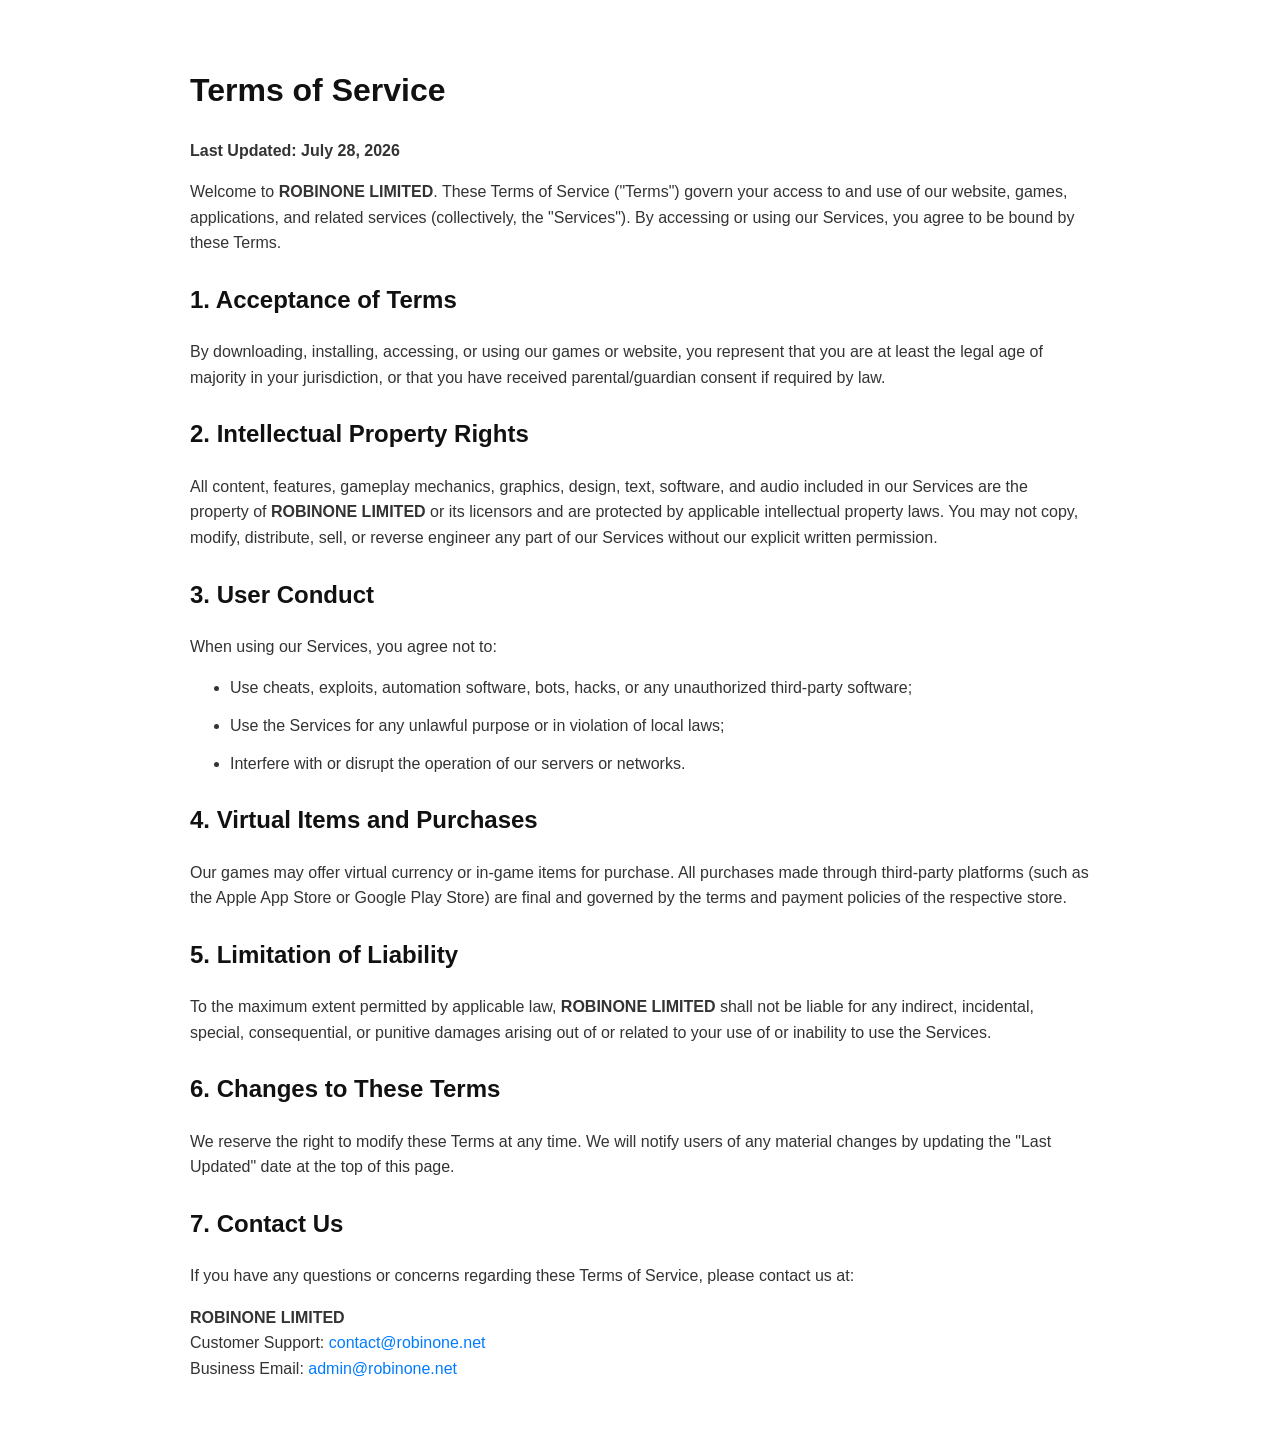
<file: terms.html>
<!DOCTYPE html>
<html lang="en">
<head>
  <meta charset="UTF-8">
  <meta name="viewport" content="width=device-width, initial-scale=1.0">
  <title>Terms of Service - ROBINONE LIMITED</title>
  <style>
    body {
      font-family: Arial, sans-serif;
      line-height: 1.6;
      padding: 40px 20px;
      max-width: 900px;
      margin: 0 auto;
      color: #333;
    }
    h1, h2, h3 { color: #111; margin-top: 25px; }
    a { color: #007bff; text-decoration: none; }
    p, li { margin-bottom: 12px; }
  </style>
</head>
<body>

  <h1>Terms of Service</h1>
  <p><strong>Last Updated: July 28, 2026</strong></p>

  <p>Welcome to <strong>ROBINONE LIMITED</strong>. These Terms of Service ("Terms") govern your access to and use of our website, games, applications, and related services (collectively, the "Services"). By accessing or using our Services, you agree to be bound by these Terms.</p>

  <h2>1. Acceptance of Terms</h2>
  <p>By downloading, installing, accessing, or using our games or website, you represent that you are at least the legal age of majority in your jurisdiction, or that you have received parental/guardian consent if required by law.</p>

  <h2>2. Intellectual Property Rights</h2>
  <p>All content, features, gameplay mechanics, graphics, design, text, software, and audio included in our Services are the property of <strong>ROBINONE LIMITED</strong> or its licensors and are protected by applicable intellectual property laws. You may not copy, modify, distribute, sell, or reverse engineer any part of our Services without our explicit written permission.</p>

  <h2>3. User Conduct</h2>
  <p>When using our Services, you agree not to:</p>
  <ul>
    <li>Use cheats, exploits, automation software, bots, hacks, or any unauthorized third-party software;</li>
    <li>Use the Services for any unlawful purpose or in violation of local laws;</li>
    <li>Interfere with or disrupt the operation of our servers or networks.</li>
  </ul>

  <h2>4. Virtual Items and Purchases</h2>
  <p>Our games may offer virtual currency or in-game items for purchase. All purchases made through third-party platforms (such as the Apple App Store or Google Play Store) are final and governed by the terms and payment policies of the respective store.</p>

  <h2>5. Limitation of Liability</h2>
  <p>To the maximum extent permitted by applicable law, <strong>ROBINONE LIMITED</strong> shall not be liable for any indirect, incidental, special, consequential, or punitive damages arising out of or related to your use of or inability to use the Services.</p>

  <h2>6. Changes to These Terms</h2>
  <p>We reserve the right to modify these Terms at any time. We will notify users of any material changes by updating the "Last Updated" date at the top of this page.</p>

  <h2>7. Contact Us</h2>
  <p>If you have any questions or concerns regarding these Terms of Service, please contact us at:</p>
  <p>
    <strong>ROBINONE LIMITED</strong><br>
    Customer Support: <a href="mailto:contact@robinone.net">contact@robinone.net</a><br>
    Business Email: <a href="mailto:admin@robinone.net">admin@robinone.net</a>
  </p>

</body>
</html>
</file>
<file: assets/css/main.css>
/**
* Template Name: Appland
* Template URL: https://bootstrapmade.com/free-bootstrap-app-landing-page-template/
* Updated: Aug 07 2024 with Bootstrap v5.3.3
* Author: BootstrapMade.com
* License: https://bootstrapmade.com/license/
*/

/*--------------------------------------------------------------
# Font & Color Variables
# Help: https://bootstrapmade.com/color-system/
--------------------------------------------------------------*/
/* Fonts */
:root {
  --default-font: "Roboto",  system-ui, -apple-system, "Segoe UI", Roboto, "Helvetica Neue", Arial, "Noto Sans", "Liberation Sans", sans-serif, "Apple Color Emoji", "Segoe UI Emoji", "Segoe UI Symbol", "Noto Color Emoji";
  --heading-font: "Raleway",  sans-serif;
  --nav-font: "Poppins",  sans-serif;
}

/* Global Colors - The following color variables are used throughout the website. Updating them here will change the color scheme of the entire website */
:root { 
  --background-color: #ffffff; /* Background color for the entire website, including individual sections */
  --default-color: #212529; /* Default color used for the majority of the text content across the entire website */
  --heading-color: #2d465e; /* Color for headings, subheadings and title throughout the website */
  --accent-color: #5777ba; /* Accent color that represents your brand on the website. It's used for buttons, links, and other elements that need to stand out */
  --surface-color: #ffffff; /* The surface color is used as a background of boxed elements within sections, such as cards, icon boxes, or other elements that require a visual separation from the global background. */
  --contrast-color: #ffffff; /* Contrast color for text, ensuring readability against backgrounds of accent, heading, or default colors. */
}

/* Nav Menu Colors - The following color variables are used specifically for the navigation menu. They are separate from the global colors to allow for more customization options */
:root {
  --nav-color: #212529;  /* The default color of the main navmenu links */
  --nav-hover-color: #5777ba; /* Applied to main navmenu links when they are hovered over or active */
  --nav-mobile-background-color: #ffffff; /* Used as the background color for mobile navigation menu */
  --nav-dropdown-background-color: #ffffff; /* Used as the background color for dropdown items that appear when hovering over primary navigation items */
  --nav-dropdown-color: #212529; /* Used for navigation links of the dropdown items in the navigation menu. */
  --nav-dropdown-hover-color: #5777ba; /* Similar to --nav-hover-color, this color is applied to dropdown navigation links when they are hovered over. */
}

/* Color Presets - These classes override global colors when applied to any section or element, providing reuse of the sam color scheme. */

.light-background {
  --background-color: #f2f5fb;
  --surface-color: #ffffff;
}

.dark-background {
  --background-color: #060606;
  --default-color: #ffffff;
  --heading-color: #ffffff;
  --surface-color: #252525;
  --contrast-color: #ffffff;
}

/* Smooth scroll */
:root {
  scroll-behavior: smooth;
}

/*--------------------------------------------------------------
# General Styling & Shared Classes
--------------------------------------------------------------*/
body {
  color: var(--default-color);
  background-color: var(--background-color);
  font-family: var(--default-font);
}

a {
  color: var(--accent-color);
  text-decoration: none;
  transition: 0.3s;
}

a:hover {
  color: color-mix(in srgb, var(--accent-color), transparent 25%);
  text-decoration: none;
}

h1,
h2,
h3,
h4,
h5,
h6 {
  color: var(--heading-color);
  font-family: var(--heading-font);
}

/* PHP Email Form Messages
------------------------------*/
.php-email-form .error-message {
  display: none;
  background: #df1529;
  color: #ffffff;
  text-align: left;
  padding: 15px;
  margin-bottom: 24px;
  font-weight: 600;
}

.php-email-form .sent-message {
  display: none;
  color: #ffffff;
  background: #059652;
  text-align: center;
  padding: 15px;
  margin-bottom: 24px;
  font-weight: 600;
}

.php-email-form .loading {
  display: none;
  background: var(--surface-color);
  text-align: center;
  padding: 15px;
  margin-bottom: 24px;
}

.php-email-form .loading:before {
  content: "";
  display: inline-block;
  border-radius: 50%;
  width: 24px;
  height: 24px;
  margin: 0 10px -6px 0;
  border: 3px solid var(--accent-color);
  border-top-color: var(--surface-color);
  animation: php-email-form-loading 1s linear infinite;
}

@keyframes php-email-form-loading {
  0% {
    transform: rotate(0deg);
  }

  100% {
    transform: rotate(360deg);
  }
}

/*--------------------------------------------------------------
# Global Header
--------------------------------------------------------------*/
.header {
  color: var(--default-color);
  background-color: var(--background-color);
  padding: 15px 0;
  transition: all 0.5s;
  z-index: 997;
}

.header .logo {
  line-height: 1;
}

.header .logo img {
  max-height: 36px;
  margin-right: 8px;
}

.header .logo h1 {
  font-size: 30px;
  margin: 0;
  font-weight: 400;
  color: var(--heading-color);
}

.header .btn-getstarted,
.header .btn-getstarted:focus {
  color: var(--contrast-color);
  background: var(--accent-color);
  font-size: 14px;
  padding: 8px 25px;
  margin: 0 0 0 30px;
  border-radius: 50px;
  transition: 0.3s;
}

.header .btn-getstarted:hover,
.header .btn-getstarted:focus:hover {
  color: var(--contrast-color);
  background: color-mix(in srgb, var(--accent-color), transparent 15%);
}

@media (max-width: 1200px) {
  .header .logo {
    order: 1;
  }

  .header .btn-getstarted {
    order: 2;
    margin: 0 15px 0 0;
    padding: 6px 15px;
  }

  .header .navmenu {
    order: 3;
  }
}

.scrolled .header {
  box-shadow: 0px 0 18px rgba(0, 0, 0, 0.1);
}

/*--------------------------------------------------------------
# Navigation Menu
--------------------------------------------------------------*/
/* Navmenu - Desktop */
@media (min-width: 1200px) {
  .navmenu {
    padding: 0;
  }

  .navmenu ul {
    margin: 0;
    padding: 0;
    display: flex;
    list-style: none;
    align-items: center;
  }

  .navmenu li {
    position: relative;
  }

  .navmenu a,
  .navmenu a:focus {
    color: var(--nav-color);
    padding: 18px 15px;
    font-size: 16px;
    font-family: var(--nav-font);
    font-weight: 400;
    display: flex;
    align-items: center;
    justify-content: space-between;
    white-space: nowrap;
    transition: 0.3s;
  }

  .navmenu a i,
  .navmenu a:focus i {
    font-size: 12px;
    line-height: 0;
    margin-left: 5px;
    transition: 0.3s;
  }

  .navmenu li:last-child a {
    padding-right: 0;
  }

  .navmenu li:hover>a,
  .navmenu .active,
  .navmenu .active:focus {
    color: var(--nav-hover-color);
  }

  .navmenu .dropdown ul {
    margin: 0;
    padding: 10px 0;
    background: var(--nav-dropdown-background-color);
    display: block;
    position: absolute;
    visibility: hidden;
    left: 14px;
    top: 130%;
    opacity: 0;
    transition: 0.3s;
    border-radius: 4px;
    z-index: 99;
    box-shadow: 0px 0px 30px rgba(0, 0, 0, 0.1);
  }

  .navmenu .dropdown ul li {
    min-width: 200px;
  }

  .navmenu .dropdown ul a {
    padding: 10px 20px;
    font-size: 15px;
    text-transform: none;
    color: var(--nav-dropdown-color);
  }

  .navmenu .dropdown ul a i {
    font-size: 12px;
  }

  .navmenu .dropdown ul a:hover,
  .navmenu .dropdown ul .active:hover,
  .navmenu .dropdown ul li:hover>a {
    color: var(--nav-dropdown-hover-color);
  }

  .navmenu .dropdown:hover>ul {
    opacity: 1;
    top: 100%;
    visibility: visible;
  }

  .navmenu .dropdown .dropdown ul {
    top: 0;
    left: -90%;
    visibility: hidden;
  }

  .navmenu .dropdown .dropdown:hover>ul {
    opacity: 1;
    top: 0;
    left: -100%;
    visibility: visible;
  }
}

/* Navmenu - Mobile */
@media (max-width: 1199px) {
  .mobile-nav-toggle {
    color: var(--nav-color);
    font-size: 28px;
    line-height: 0;
    margin-right: 10px;
    cursor: pointer;
    transition: color 0.3s;
  }

  .navmenu {
    padding: 0;
    z-index: 9997;
  }

  .navmenu ul {
    display: none;
    list-style: none;
    position: absolute;
    inset: 60px 20px 20px 20px;
    padding: 10px 0;
    margin: 0;
    border-radius: 6px;
    background-color: var(--nav-mobile-background-color);
    overflow-y: auto;
    transition: 0.3s;
    z-index: 9998;
    box-shadow: 0px 0px 30px rgba(0, 0, 0, 0.1);
  }

  .navmenu a,
  .navmenu a:focus {
    color: var(--nav-dropdown-color);
    padding: 10px 20px;
    font-family: var(--nav-font);
    font-size: 17px;
    font-weight: 500;
    display: flex;
    align-items: center;
    justify-content: space-between;
    white-space: nowrap;
    transition: 0.3s;
  }

  .navmenu a i,
  .navmenu a:focus i {
    font-size: 12px;
    line-height: 0;
    margin-left: 5px;
    width: 30px;
    height: 30px;
    display: flex;
    align-items: center;
    justify-content: center;
    border-radius: 50%;
    transition: 0.3s;
    background-color: color-mix(in srgb, var(--accent-color), transparent 90%);
  }

  .navmenu a i:hover,
  .navmenu a:focus i:hover {
    background-color: var(--accent-color);
    color: var(--contrast-color);
  }

  .navmenu a:hover,
  .navmenu .active,
  .navmenu .active:focus {
    color: var(--nav-dropdown-hover-color);
  }

  .navmenu .active i,
  .navmenu .active:focus i {
    background-color: var(--accent-color);
    color: var(--contrast-color);
    transform: rotate(180deg);
  }

  .navmenu .dropdown ul {
    position: static;
    display: none;
    z-index: 99;
    padding: 10px 0;
    margin: 10px 20px;
    background-color: var(--nav-dropdown-background-color);
    border: 1px solid color-mix(in srgb, var(--default-color), transparent 90%);
    box-shadow: none;
    transition: all 0.5s ease-in-out;
  }

  .navmenu .dropdown ul ul {
    background-color: rgba(33, 37, 41, 0.1);
  }

  .navmenu .dropdown>.dropdown-active {
    display: block;
    background-color: rgba(33, 37, 41, 0.03);
  }

  .mobile-nav-active {
    overflow: hidden;
  }

  .mobile-nav-active .mobile-nav-toggle {
    color: #fff;
    position: absolute;
    font-size: 32px;
    top: 15px;
    right: 15px;
    margin-right: 0;
    z-index: 9999;
  }

  .mobile-nav-active .navmenu {
    position: fixed;
    overflow: hidden;
    inset: 0;
    background: rgba(33, 37, 41, 0.8);
    transition: 0.3s;
  }

  .mobile-nav-active .navmenu>ul {
    display: block;
  }
}

/*--------------------------------------------------------------
# Global Footer
--------------------------------------------------------------*/
.footer {
  color: var(--default-color);
  background-color: var(--background-color);
  font-size: 14px;
  position: relative;
}

.footer .footer-newsletter {
  background-color: color-mix(in srgb, var(--default-color), transparent 97%);
  padding: 50px 0;
}

.footer .footer-newsletter h4 {
  font-size: 24px;
}

.footer .footer-newsletter .newsletter-form {
  margin-top: 30px;
  margin-bottom: 15px;
  padding: 6px 8px;
  position: relative;
  border-radius: 4px;
  background-color: var(--surface-color);
  border: 1px solid color-mix(in srgb, var(--default-color), transparent 90%);
  box-shadow: 0px 2px 25px rgba(0, 0, 0, 0.1);
  display: flex;
  transition: 0.3s;
  border-radius: 50px;
}

.footer .footer-newsletter .newsletter-form:focus-within {
  border-color: var(--accent-color);
}

.footer .footer-newsletter .newsletter-form input[type=email] {
  border: 0;
  padding: 4px;
  width: 100%;
  background-color: var(--surface-color);
  color: var(--default-color);
}

.footer .footer-newsletter .newsletter-form input[type=email]:focus-visible {
  outline: none;
}

.footer .footer-newsletter .newsletter-form input[type=submit] {
  border: 0;
  font-size: 16px;
  padding: 0 20px;
  margin: -7px -8px -7px 0;
  background: var(--accent-color);
  color: var(--contrast-color);
  transition: 0.3s;
  border-radius: 50px;
}

.footer .footer-newsletter .newsletter-form input[type=submit]:hover {
  background: color-mix(in srgb, var(--accent-color), transparent 20%);
}

.footer .footer-top {
  padding-top: 50px;
}

.footer .social-links a {
  display: flex;
  align-items: center;
  justify-content: center;
  width: 40px;
  height: 40px;
  border-radius: 50%;
  border: 1px solid color-mix(in srgb, var(--default-color), transparent 50%);
  font-size: 16px;
  color: color-mix(in srgb, var(--default-color), transparent 20%);
  margin-right: 10px;
  transition: 0.3s;
}

.footer .social-links a:hover {
  color: var(--accent-color);
  border-color: var(--accent-color);
}

.footer h4 {
  font-size: 16px;
  font-weight: bold;
  position: relative;
  padding-bottom: 12px;
}

.footer .footer-links {
  margin-bottom: 30px;
}

.footer .footer-links ul {
  list-style: none;
  padding: 0;
  margin: 0;
}

.footer .footer-links ul i {
  margin-right: 3px;
  font-size: 12px;
  line-height: 0;
  color: var(--accent-color);
}

.footer .footer-links ul li {
  padding: 10px 0;
  display: flex;
  align-items: center;
}

.footer .footer-links ul li:first-child {
  padding-top: 0;
}

.footer .footer-links ul a {
  display: inline-block;
  color: color-mix(in srgb, var(--default-color), transparent 20%);
  line-height: 1;
}

.footer .footer-links ul a:hover {
  color: var(--accent-color);
}

.footer .footer-about a {
  color: var(--heading-color);
  font-size: 24px;
  font-weight: 600;
  font-family: var(--heading-font);
}

.footer .footer-contact p {
  margin-bottom: 5px;
}

.footer .copyright {
  padding: 25px 0;
  border-top: 1px solid color-mix(in srgb, var(--default-color), transparent 90%);
}

.footer .copyright p {
  margin-bottom: 0;
}

.footer .credits {
  margin-top: 6px;
  font-size: 13px;
}

/*--------------------------------------------------------------
# Preloader
--------------------------------------------------------------*/
#preloader {
  position: fixed;
  inset: 0;
  z-index: 999999;
  overflow: hidden;
  background: var(--background-color);
  transition: all 0.6s ease-out;
}

#preloader:before {
  content: "";
  position: fixed;
  top: calc(50% - 30px);
  left: calc(50% - 30px);
  border: 6px solid #ffffff;
  border-color: var(--accent-color) transparent var(--accent-color) transparent;
  border-radius: 50%;
  width: 60px;
  height: 60px;
  animation: animate-preloader 1.5s linear infinite;
}

@keyframes animate-preloader {
  0% {
    transform: rotate(0deg);
  }

  100% {
    transform: rotate(360deg);
  }
}

/*--------------------------------------------------------------
# Scroll Top Button
--------------------------------------------------------------*/
.scroll-top {
  position: fixed;
  visibility: hidden;
  opacity: 0;
  right: 15px;
  bottom: 15px;
  z-index: 99999;
  background-color: var(--accent-color);
  width: 40px;
  height: 40px;
  border-radius: 4px;
  transition: all 0.4s;
}

.scroll-top i {
  font-size: 24px;
  color: var(--contrast-color);
  line-height: 0;
}

.scroll-top:hover {
  background-color: color-mix(in srgb, var(--accent-color), transparent 20%);
  color: var(--contrast-color);
}

.scroll-top.active {
  visibility: visible;
  opacity: 1;
}

/*--------------------------------------------------------------
# Disable aos animation delay on mobile devices
--------------------------------------------------------------*/
@media screen and (max-width: 768px) {
  [data-aos-delay] {
    transition-delay: 0 !important;
  }
}

/*--------------------------------------------------------------
# Global Page Titles & Breadcrumbs
--------------------------------------------------------------*/
.page-title {
  color: var(--default-color);
  background-color: var(--background-color);
  padding: 20px 0;
  position: relative;
}

.page-title h1 {
  font-size: 28px;
  font-weight: 700;
  margin: 0;
}

.page-title .breadcrumbs ol {
  display: flex;
  flex-wrap: wrap;
  list-style: none;
  padding: 0 0 10px 0;
  margin: 0;
  font-size: 14px;
  font-weight: 400;
}

.page-title .breadcrumbs ol li+li {
  padding-left: 10px;
}

.page-title .breadcrumbs ol li+li::before {
  content: "/";
  display: inline-block;
  padding-right: 10px;
  color: color-mix(in srgb, var(--default-color), transparent 70%);
}

/*--------------------------------------------------------------
# Global Sections
--------------------------------------------------------------*/
section,
.section {
  color: var(--default-color);
  background-color: var(--background-color);
  padding: 60px 0;
  scroll-margin-top: 90px;
  overflow: clip;
}

@media (max-width: 1199px) {

  section,
  .section {
    scroll-margin-top: 66px;
  }
}

/*--------------------------------------------------------------
# Global Section Titles
--------------------------------------------------------------*/
.section-title {
  text-align: center;
  padding-bottom: 60px;
  position: relative;
}

.section-title h2 {
  font-size: 32px;
  font-weight: 700;
  margin-bottom: 15px;
}

.section-title p {
  margin-bottom: 0;
}

/*--------------------------------------------------------------
# Hero Section
--------------------------------------------------------------*/
.hero {
  width: 100%;
  min-height: 70vh;
  position: relative;
  padding: 120px 0 60px 0;
  display: flex;
  align-items: center;
}

.hero .hero-img img {
  max-height: 560px;
  width: auto;
  margin-left: auto;
  border-radius: 28px;
  box-shadow: 0 18px 40px rgba(45, 70, 94, 0.18);
}

.hero h2 {
  margin: 0;
  font-size: 48px;
  font-weight: 700;
  line-height: 56px;
}

.hero p {
  color: color-mix(in srgb, var(--default-color), transparent 30%);
  margin: 5px 0 10px 0;
  font-size: 20px;
  font-weight: 400;
}

.hero .hero-support {
  margin-top: 8px;
  font-size: 16px;
}

.hero .hero-support a {
  font-weight: 600;
}

.hero .download-btn {
  color: var(--contrast-color);
  background: color-mix(in srgb, var(--accent-color) 90%, black 50%);
  font-family: var(--heading-font);
  font-weight: 500;
  font-size: 15px;
  padding: 8px 30px 10px 30px;
  border-radius: 3px;
  transition: 0.5s;
  display: flex;
  align-items: center;
  justify-content: center;
}

.hero .download-btn+.download-btn {
  margin-left: 0;
}

.hero .download-btn:hover {
  background: var(--accent-color);
  color: var(--contrast-color);
}

.hero .download-btn i {
  font-size: 16px;
  line-height: 0;
  margin-right: 8px;
}

@media (max-width: 768px) {
  .hero h2 {
    font-size: 28px;
    line-height: 36px;
  }

  .hero p {
    font-size: 18px;
    line-height: 24px;
    margin-bottom: 30px;
  }

  .hero .download-btn {
    font-size: 14px;
    padding: 8px 20px 10px 20px;
  }
}

/*--------------------------------------------------------------
# About Section
--------------------------------------------------------------*/
.about ul {
  list-style: none;
  padding: 0;
}

.about ul li {
  padding-bottom: 5px;
  display: flex;
  align-items: center;
}

.about ul i {
  font-size: 20px;
  padding-right: 4px;
  color: var(--accent-color);
}

.about .read-more {
  background: var(--accent-color);
  color: var(--contrast-color);
  font-family: var(--heading-font);
  font-weight: 500;
  font-size: 16px;
  letter-spacing: 1px;
  padding: 10px 28px;
  border-radius: 5px;
  transition: 0.3s;
  display: inline-flex;
  align-items: center;
  justify-content: center;
}

.about .read-more i {
  font-size: 18px;
  margin-left: 5px;
  line-height: 0;
  transition: 0.3s;
}

.about .read-more:hover {
  background: color-mix(in srgb, var(--accent-color), transparent 20%);
}

.about .read-more:hover i {
  transform: translate(5px, 0);
}

/*--------------------------------------------------------------
# Features Section
--------------------------------------------------------------*/
.features .icon-box {
  display: flex;
}

.features .icon-box h4 {
  font-size: 20px;
  font-weight: 700;
  margin: 0 0 10px 0;
}

.features .icon-box i {
  font-size: 44px;
  line-height: 44px;
  color: var(--accent-color);
  margin-right: 15px;
}

.features .icon-box p {
  font-size: 15px;
  color: color-mix(in srgb, var(--default-color), transparent 30%);
  margin-bottom: 0;
}

/*--------------------------------------------------------------
# Feature Details Section
--------------------------------------------------------------*/
.feature-details .features-item {
  color: color-mix(in srgb, var(--default-color), transparent 20%);
}

.feature-details .features-item+.features-item {
  margin-top: 100px;
}

@media (max-width: 640px) {
  .feature-details .features-item+.features-item {
    margin-top: 40px;
  }
}

.feature-details .features-item h3 {
  font-weight: 700;
  font-size: 26px;
}

.feature-details .features-item ul {
  list-style: none;
  padding: 0;
}

.feature-details .features-item ul li {
  padding-bottom: 10px;
  display: flex;
  align-items: center;
}

.feature-details .features-item ul li:last-child {
  padding-bottom: 0;
}

.feature-details .features-item ul i {
  font-size: 20px;
  padding-right: 4px;
  color: var(--accent-color);
}

.feature-details .features-item p:last-child {
  margin-bottom: 0;
}

/*--------------------------------------------------------------
# Gallery Section
--------------------------------------------------------------*/
.gallery {
  overflow: hidden;
}

.gallery .swiper-wrapper {
  height: auto;
}

.gallery .swiper-pagination {
  margin-top: 20px;
  position: relative;
}

.gallery .swiper-pagination .swiper-pagination-bullet {
  background-color: var(--background-color);
  border: 1px solid var(--accent-color);
  width: 12px;
  height: 12px;
  opacity: 1;
}

.gallery .swiper-pagination .swiper-pagination-bullet-active {
  background-color: var(--accent-color);
}

.gallery .swiper-slide {
  text-align: center;
}

.gallery .swiper-slide img {
  max-height: 520px;
  width: auto;
  border-radius: 20px;
  box-shadow: 0 12px 28px rgba(45, 70, 94, 0.12);
}

@media (min-width: 992px) {
  .gallery .swiper-wrapper {
    padding: 20px 0;
  }
}

/*--------------------------------------------------------------
# Testimonials Section
--------------------------------------------------------------*/
.testimonials .testimonial-wrap {
  padding-left: 50px;
}

.testimonials .testimonials-carousel,
.testimonials .testimonials-slider {
  overflow: hidden;
}

.testimonials .testimonial-item {
  background-color: var(--surface-color);
  box-shadow: 0px 2px 15px rgba(0, 0, 0, 0.1);
  box-sizing: content-box;
  padding: 30px 30px 30px 60px;
  margin: 30px 15px;
  min-height: 200px;
  position: relative;
}

.testimonials .testimonial-item .testimonial-img {
  width: 90px;
  border-radius: 10px;
  border: 6px solid var(--background-color);
  position: absolute;
  left: -45px;
}

.testimonials .testimonial-item h3 {
  font-size: 18px;
  font-weight: bold;
  margin: 10px 0 5px 0;
}

.testimonials .testimonial-item h4 {
  color: color-mix(in srgb, var(--default-color), transparent 50%);
  font-size: 14px;
  margin: 0;
}

.testimonials .testimonial-item .stars {
  margin: 10px 0;
}

.testimonials .testimonial-item .stars i {
  color: #ffc107;
  margin: 0 1px;
}

.testimonials .testimonial-item .quote-icon-left,
.testimonials .testimonial-item .quote-icon-right {
  color: color-mix(in srgb, var(--accent-color), transparent 60%);
  font-size: 26px;
  line-height: 0;
}

.testimonials .testimonial-item .quote-icon-left {
  display: inline-block;
  left: -5px;
  position: relative;
}

.testimonials .testimonial-item .quote-icon-right {
  display: inline-block;
  right: -5px;
  position: relative;
  top: 10px;
  transform: scale(-1, -1);
}

.testimonials .testimonial-item p {
  font-style: italic;
  margin: 15px auto 15px auto;
}

.testimonials .swiper-wrapper {
  height: auto;
}

.testimonials .swiper-pagination {
  margin-top: 20px;
  position: relative;
}

.testimonials .swiper-pagination .swiper-pagination-bullet {
  width: 12px;
  height: 12px;
  background-color: var(--background-color);
  opacity: 1;
  border: 1px solid var(--accent-color);
}

.testimonials .swiper-pagination .swiper-pagination-bullet-active {
  background-color: var(--accent-color);
}

@media (max-width: 767px) {
  .testimonials .testimonial-wrap {
    padding-left: 0;
  }

  .testimonials .testimonials-carousel,
  .testimonials .testimonials-slider {
    overflow: hidden;
  }

  .testimonials .testimonial-item {
    padding: 30px;
    margin: 15px;
  }

  .testimonials .testimonial-item .testimonial-img {
    position: static;
    left: auto;
  }
}

/*--------------------------------------------------------------
# Pricing Section
--------------------------------------------------------------*/
.pricing .pricing-item {
  background-color: var(--surface-color);
  padding: 60px 40px;
  box-shadow: 0 3px 20px -2px rgba(0, 0, 0, 0.1);
  height: 100%;
  position: relative;
}

.pricing h3 {
  font-weight: 600;
  margin-bottom: 15px;
  font-size: 20px;
}

.pricing h4 {
  font-size: 48px;
  color: var(--accent-color);
  font-family: var(--heading-font);
  font-weight: 400;
}

.pricing h4 sup {
  font-size: 28px;
}

.pricing h4 span {
  color: color-mix(in srgb, var(--default-color), transparent 60%);
  font-size: 18px;
}

.pricing ul {
  padding: 20px 0;
  list-style: none;
  color: color-mix(in srgb, var(--default-color), transparent 30%);
  text-align: left;
  line-height: 20px;
}

.pricing ul li {
  padding: 10px 0;
  display: flex;
  align-items: center;
}

.pricing ul i {
  color: #059652;
  font-size: 24px;
  padding-right: 3px;
}

.pricing ul .na {
  color: color-mix(in srgb, var(--default-color), transparent 60%);
}

.pricing ul .na i {
  color: color-mix(in srgb, var(--default-color), transparent 60%);
}

.pricing ul .na span {
  text-decoration: line-through;
}

.pricing .buy-btn {
  color: color-mix(in srgb, var(--default-color), transparent 40%);
  background-color: var(--background-color);
  display: inline-block;
  padding: 8px 35px 10px 35px;
  border-radius: 4px;
  border: 1px solid color-mix(in srgb, var(--default-color), transparent 60%);
  transition: none;
  font-size: 16px;
  font-weight: 500;
  font-family: var(--heading-font);
  transition: 0.3s;
}

.pricing .buy-btn:hover {
  background: var(--accent-color);
  border-color: var(--accent-color);
  color: var(--contrast-color);
}

.pricing .featured {
  z-index: 10;
}

.pricing .featured .pricing-item {
  background: var(--accent-color);
}

@media (min-width: 992px) {
  .pricing .featured .pricing-item {
    transform: scale(1.02, 1.1);
  }
}

.pricing .featured h3,
.pricing .featured h4,
.pricing .featured h4 span,
.pricing .featured ul,
.pricing .featured ul .na,
.pricing .featured ul i,
.pricing .featured ul .na i {
  color: var(--contrast-color);
}

.pricing .featured .buy-btn {
  background: var(--accent-color);
  color: var(--contrast-color);
  border-color: var(--contrast-color);
}

.pricing .featured .buy-btn:hover {
  background: color-mix(in srgb, var(--background-color), transparent 92%);
}

/*--------------------------------------------------------------
# Faq Section
--------------------------------------------------------------*/
.faq .faq-container {
  margin-top: 15px;
}

.faq .faq-container .faq-item {
  background-color: color-mix(in srgb, var(--default-color), transparent 96%);
  position: relative;
  padding: 20px;
  margin-bottom: 20px;
  overflow: hidden;
  transition: 0.3s;
}

.faq .faq-container .faq-item:last-child {
  margin-bottom: 0;
}

.faq .faq-container .faq-item h3 {
  font-weight: 600;
  font-size: 18px;
  line-height: 24px;
  margin: 0 30px 0 32px;
  transition: 0.3s;
  cursor: pointer;
}

.faq .faq-container .faq-item h3 span {
  color: var(--accent-color);
  padding-right: 5px;
}

.faq .faq-container .faq-item h3:hover {
  color: var(--accent-color);
}

.faq .faq-container .faq-item .faq-content {
  display: grid;
  grid-template-rows: 0fr;
  transition: 0.3s ease-in-out;
  visibility: hidden;
  opacity: 0;
}

.faq .faq-container .faq-item .faq-content p {
  margin-bottom: 0;
  overflow: hidden;
}

.faq .faq-container .faq-item .faq-icon {
  position: absolute;
  top: 22px;
  left: 20px;
  font-size: 20px;
  line-height: 0;
  transition: 0.3s;
  color: var(--accent-color);
}

.faq .faq-container .faq-item .faq-toggle {
  position: absolute;
  top: 20px;
  right: 20px;
  font-size: 16px;
  line-height: 0;
  transition: 0.3s;
  cursor: pointer;
}

.faq .faq-container .faq-item .faq-toggle:hover {
  color: var(--accent-color);
}

.faq .faq-container .faq-active {
  background-color: var(--accent-color);
  transition: 0.3s;
}

.faq .faq-container .faq-active h3,
.faq .faq-container .faq-active h3:hover,
.faq .faq-container .faq-active .faq-toggle,
.faq .faq-container .faq-active .faq-icon,
.faq .faq-container .faq-active .faq-content {
  color: var(--contrast-color);
}

.faq .faq-container .faq-active .faq-content {
  grid-template-rows: 1fr;
  visibility: visible;
  opacity: 1;
  padding-top: 10px;
}

.faq .faq-container .faq-active .faq-toggle {
  transform: rotate(90deg);
}

/*--------------------------------------------------------------
# Contact Section
--------------------------------------------------------------*/
.contact .support-banner {
  display: flex;
  align-items: center;
  gap: 20px;
  padding: 28px 30px;
  margin-bottom: 28px;
  border-radius: 16px;
  color: #fff;
  background: linear-gradient(135deg, #5777ba 0%, #3d5aa0 100%);
  box-shadow: 0 12px 30px rgba(87, 119, 186, 0.28);
  transition: transform 0.25s ease, box-shadow 0.25s ease;
}

.contact .support-banner:hover {
  color: #fff;
  transform: translateY(-3px);
  box-shadow: 0 16px 36px rgba(87, 119, 186, 0.36);
}

.contact .support-banner-icon {
  width: 64px;
  height: 64px;
  flex-shrink: 0;
  display: flex;
  align-items: center;
  justify-content: center;
  border-radius: 16px;
  background: rgba(255, 255, 255, 0.16);
  font-size: 30px;
}

.contact .support-banner-text {
  flex: 1;
  min-width: 0;
}

.contact .support-banner-text h3 {
  color: #fff;
  font-size: 22px;
  margin: 0 0 6px;
}

.contact .support-banner-text p {
  margin: 0 0 6px;
  opacity: 0.9;
  font-size: 14px;
}

.contact .support-banner-text strong {
  font-size: 18px;
  letter-spacing: 0.2px;
}

.contact .support-banner-cta {
  flex-shrink: 0;
  padding: 10px 18px;
  border-radius: 999px;
  background: #fff;
  color: #5777ba;
  font-weight: 600;
  font-size: 14px;
}

@media (max-width: 767px) {
  .contact .support-banner {
    flex-direction: column;
    text-align: center;
  }
}

.contact .info-item {
  background: var(--surface-color);
  padding: 30px;
  border-radius: 16px;
  height: 100%;
  box-shadow: 0 8px 24px rgba(45, 70, 94, 0.06);
  border: 1px solid color-mix(in srgb, var(--default-color), transparent 92%);
  transition: transform 0.25s ease, box-shadow 0.25s ease;
}

.contact .info-item:hover {
  transform: translateY(-4px);
  box-shadow: 0 14px 30px rgba(45, 70, 94, 0.1);
}

.contact .info-item i {
  font-size: 32px;
  line-height: 0;
  color: var(--accent-color);
}

.contact .info-item h3 {
  font-size: 18px;
  font-weight: 700;
  margin: 18px 0 10px 0;
}

.contact .info-item p {
  padding: 0;
  line-height: 24px;
  font-size: 14px;
  margin-bottom: 0;
}

.contact .php-email-form {
  background: color-mix(in srgb, var(--default-color), transparent 96%);
  padding: 30px;
  height: 100%;
}

.contact .php-email-form input[type=text],
.contact .php-email-form input[type=email],
.contact .php-email-form textarea {
  font-size: 14px;
  padding: 10px 15px;
  box-shadow: none;
  border-radius: 0;
  color: var(--default-color);
  background-color: color-mix(in srgb, var(--background-color), transparent 50%);
  border-color: color-mix(in srgb, var(--default-color), transparent 80%);
}

.contact .php-email-form input[type=text]:focus,
.contact .php-email-form input[type=email]:focus,
.contact .php-email-form textarea:focus {
  border-color: var(--accent-color);
}

.contact .php-email-form input[type=text]::placeholder,
.contact .php-email-form input[type=email]::placeholder,
.contact .php-email-form textarea::placeholder {
  color: color-mix(in srgb, var(--default-color), transparent 70%);
}

.contact .php-email-form button[type=submit] {
  background: var(--accent-color);
  color: var(--contrast-color);
  border: 0;
  padding: 10px 30px;
  transition: 0.4s;
  border-radius: 4px;
}

.contact .php-email-form button[type=submit]:hover {
  background: color-mix(in srgb, var(--accent-color), transparent 20%);
}

/*--------------------------------------------------------------
# Starter Section Section
--------------------------------------------------------------*/
.starter-section {
  /* Add your styles here */
}
</file>
